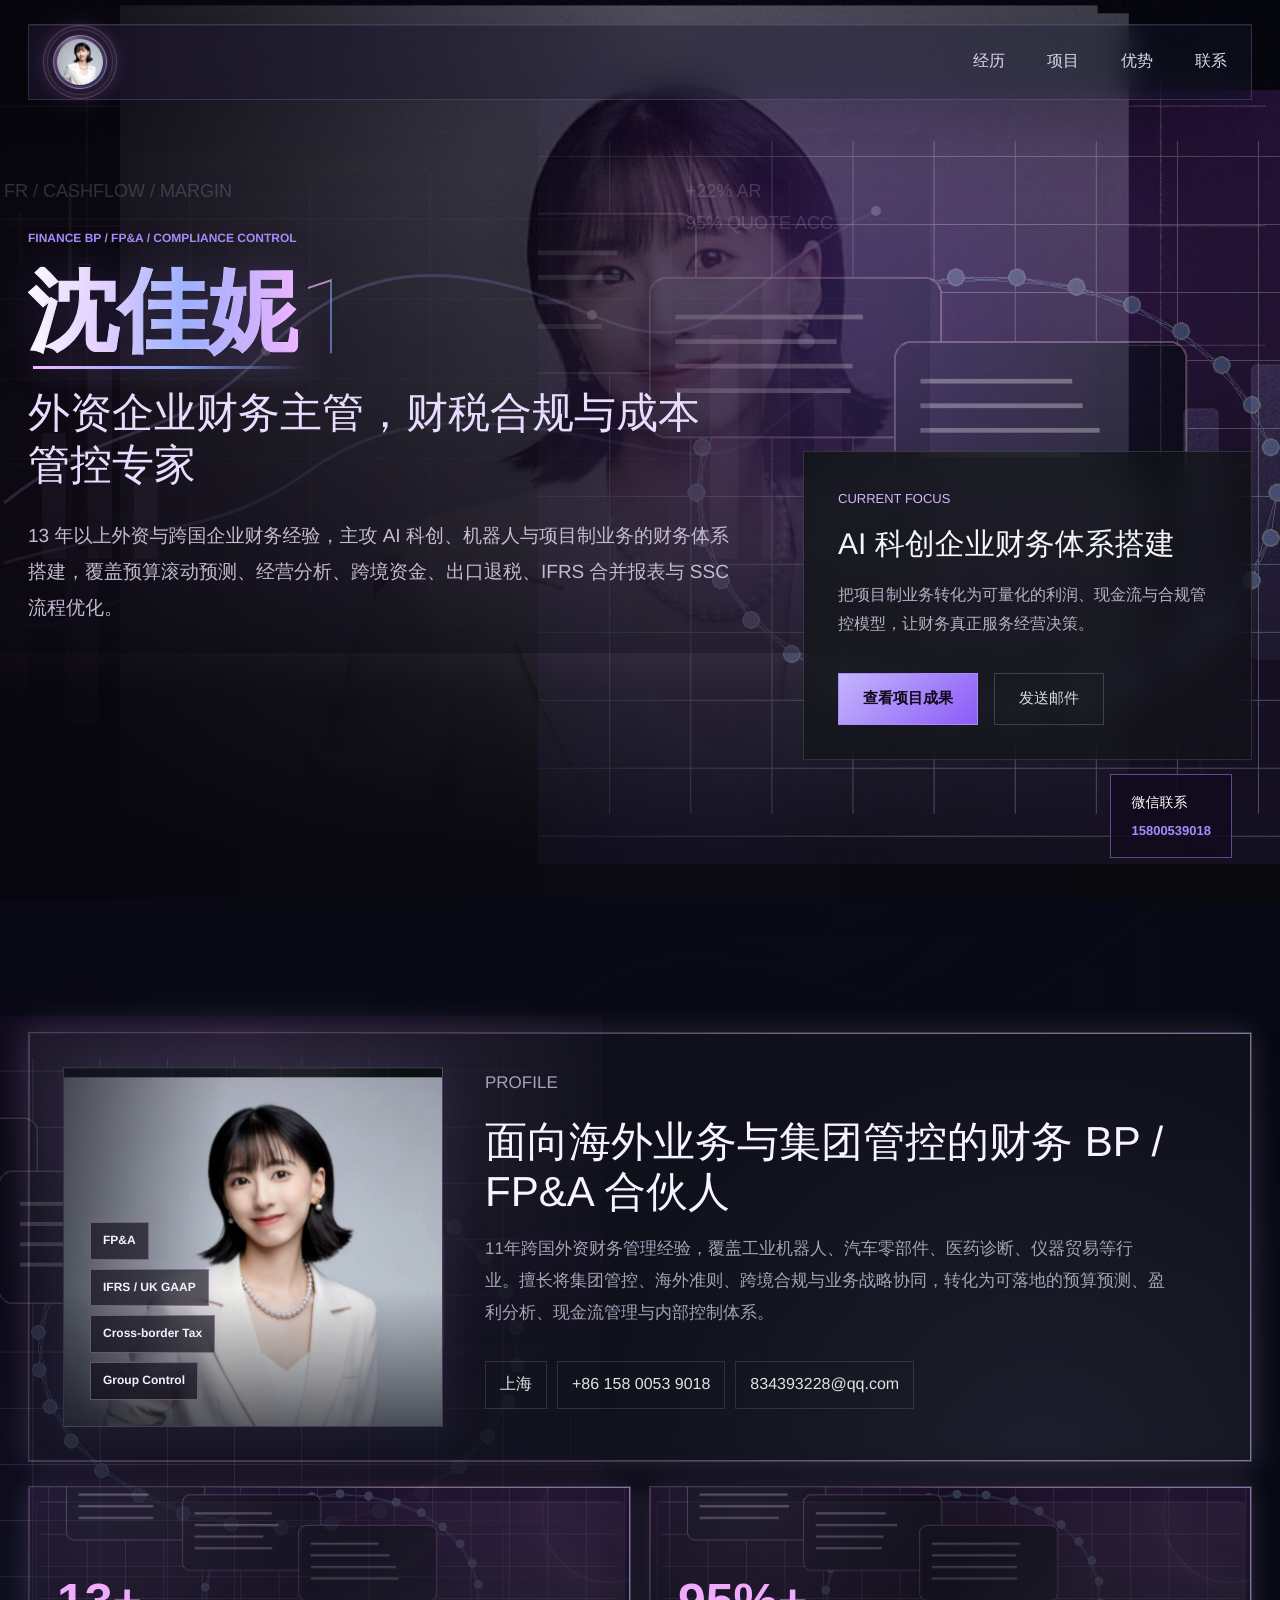
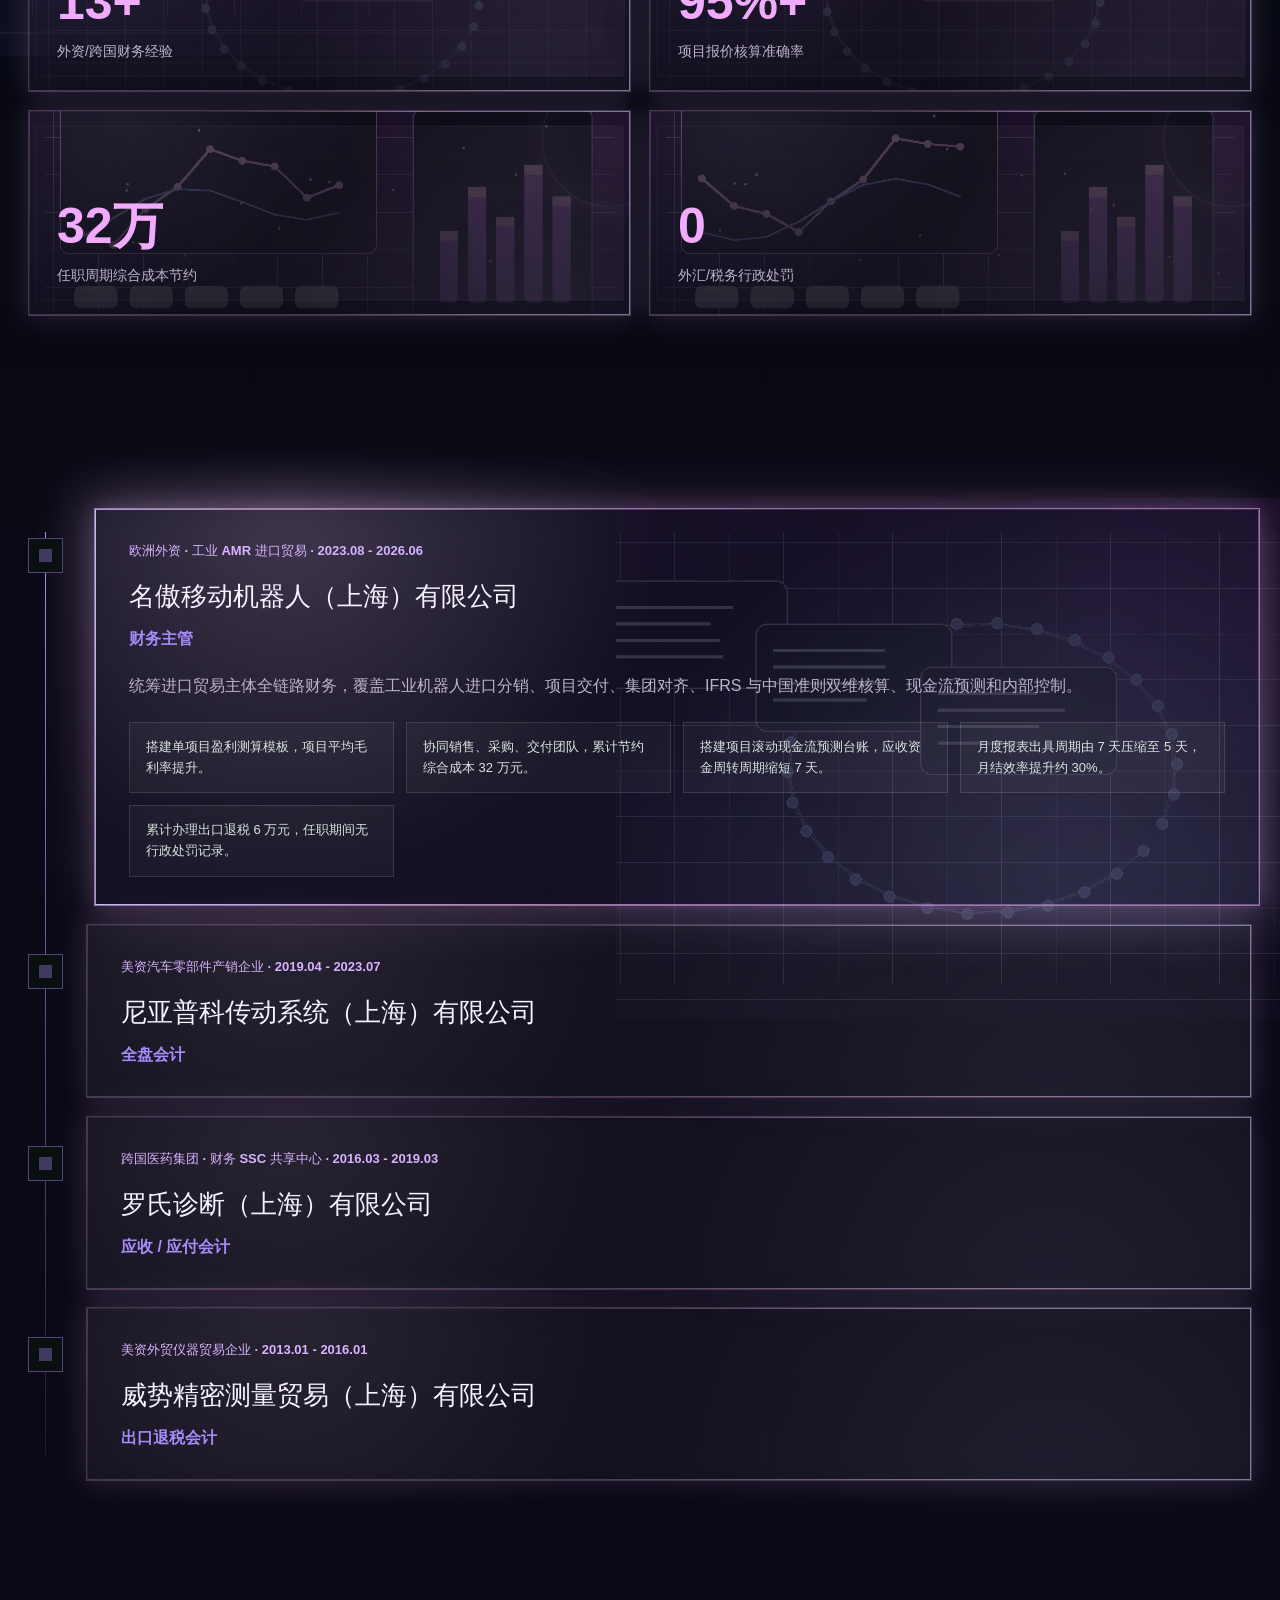
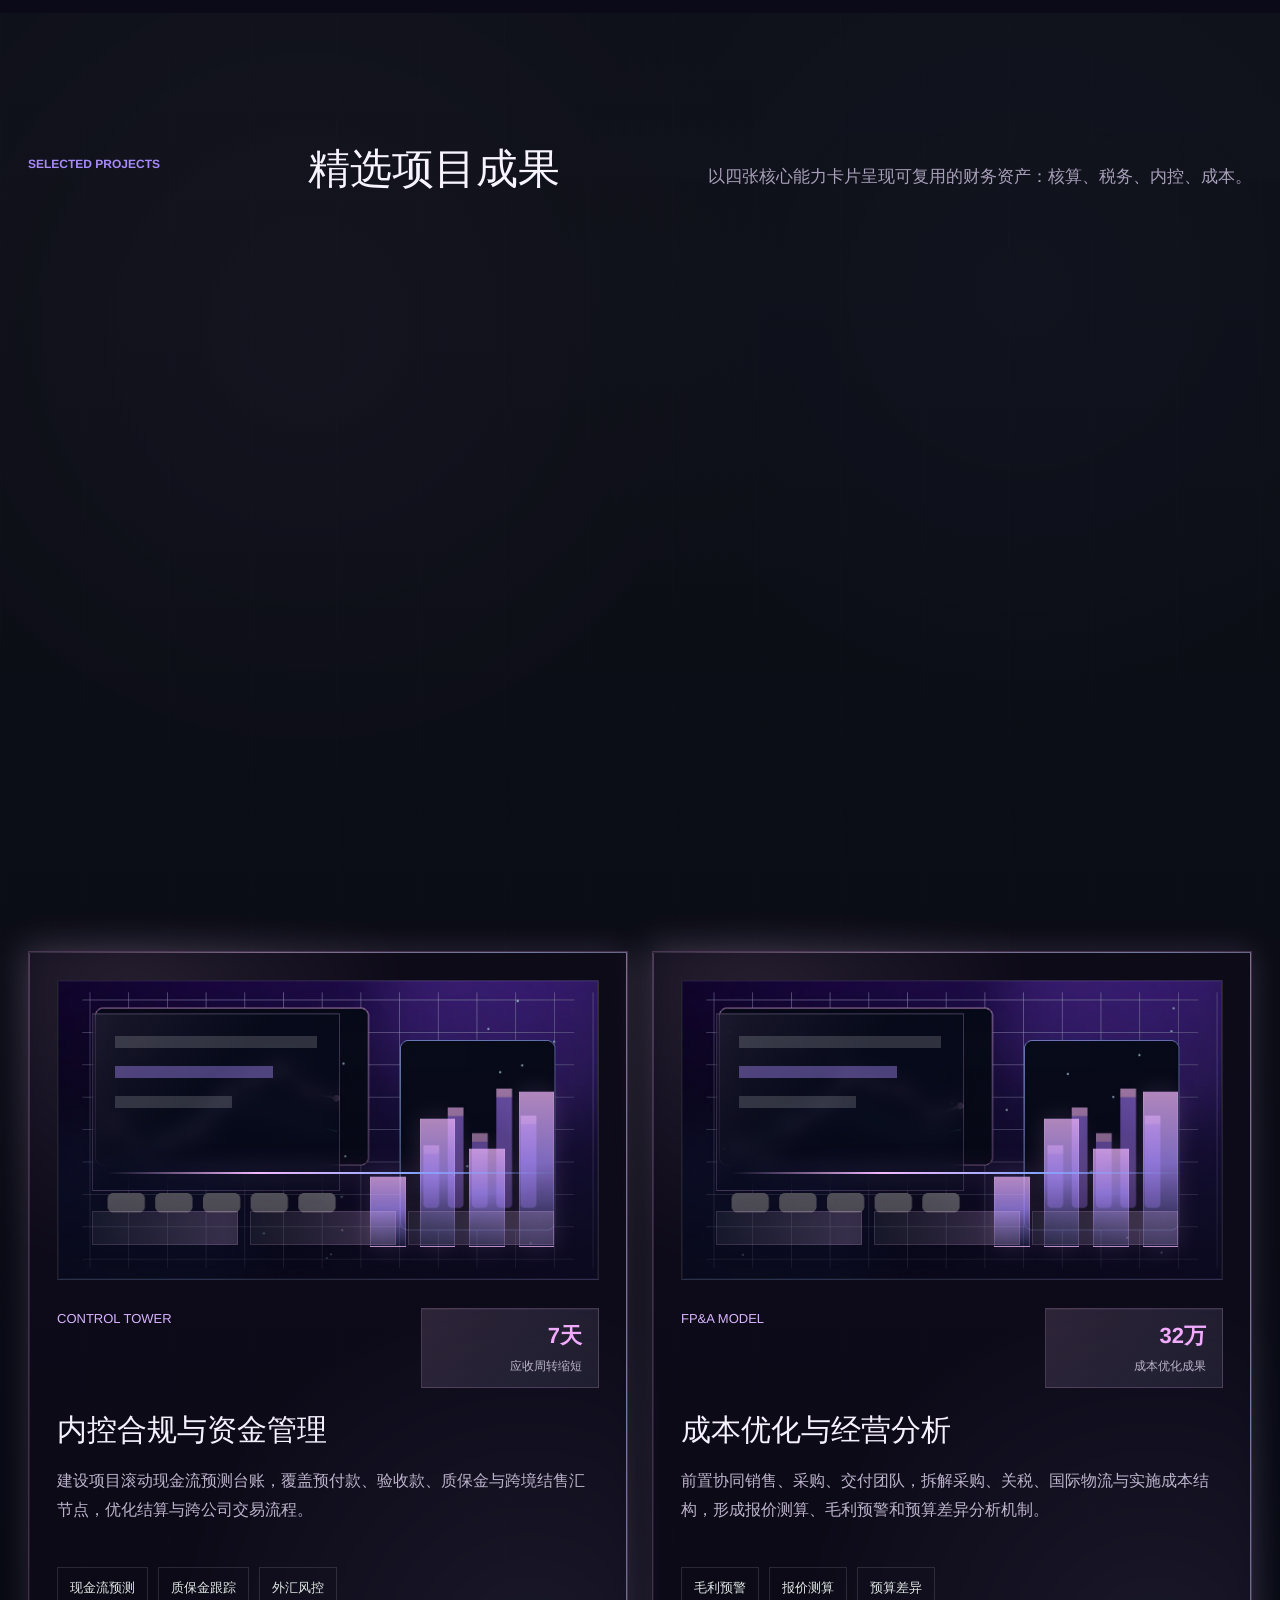
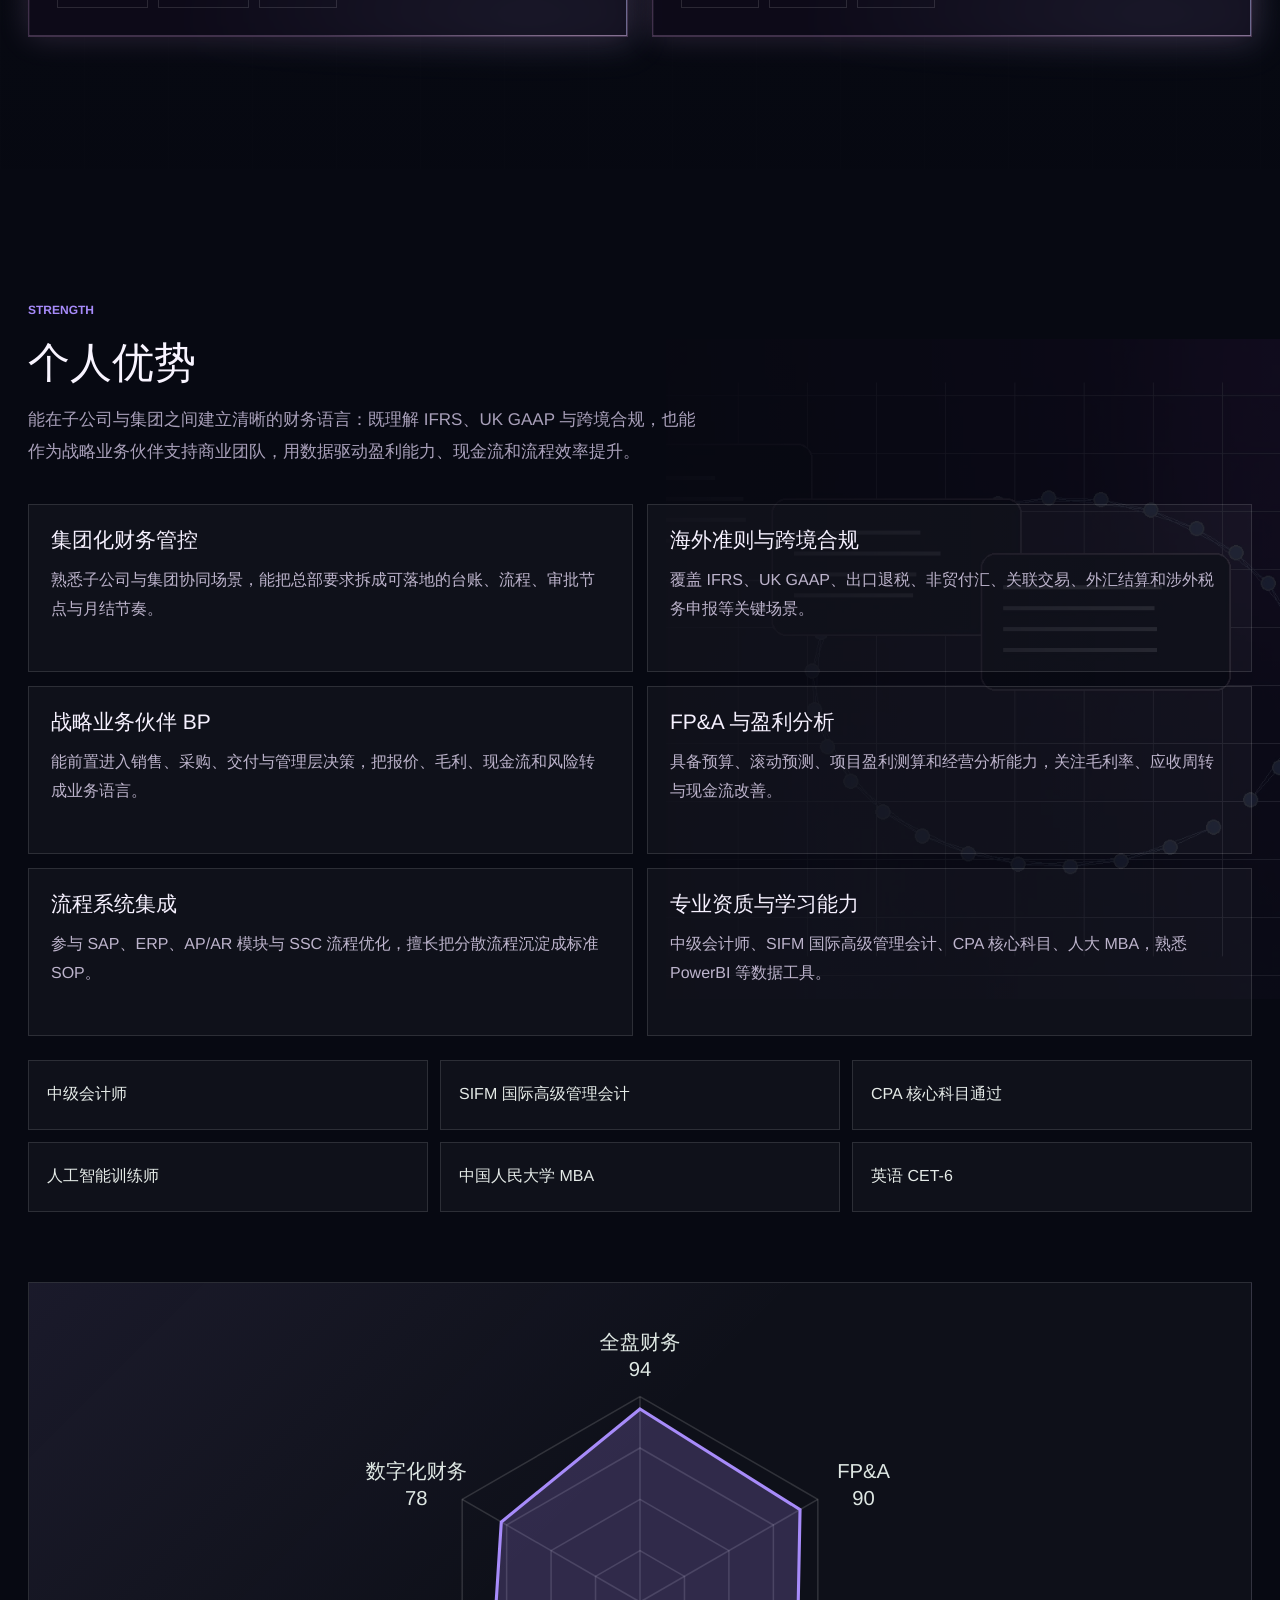
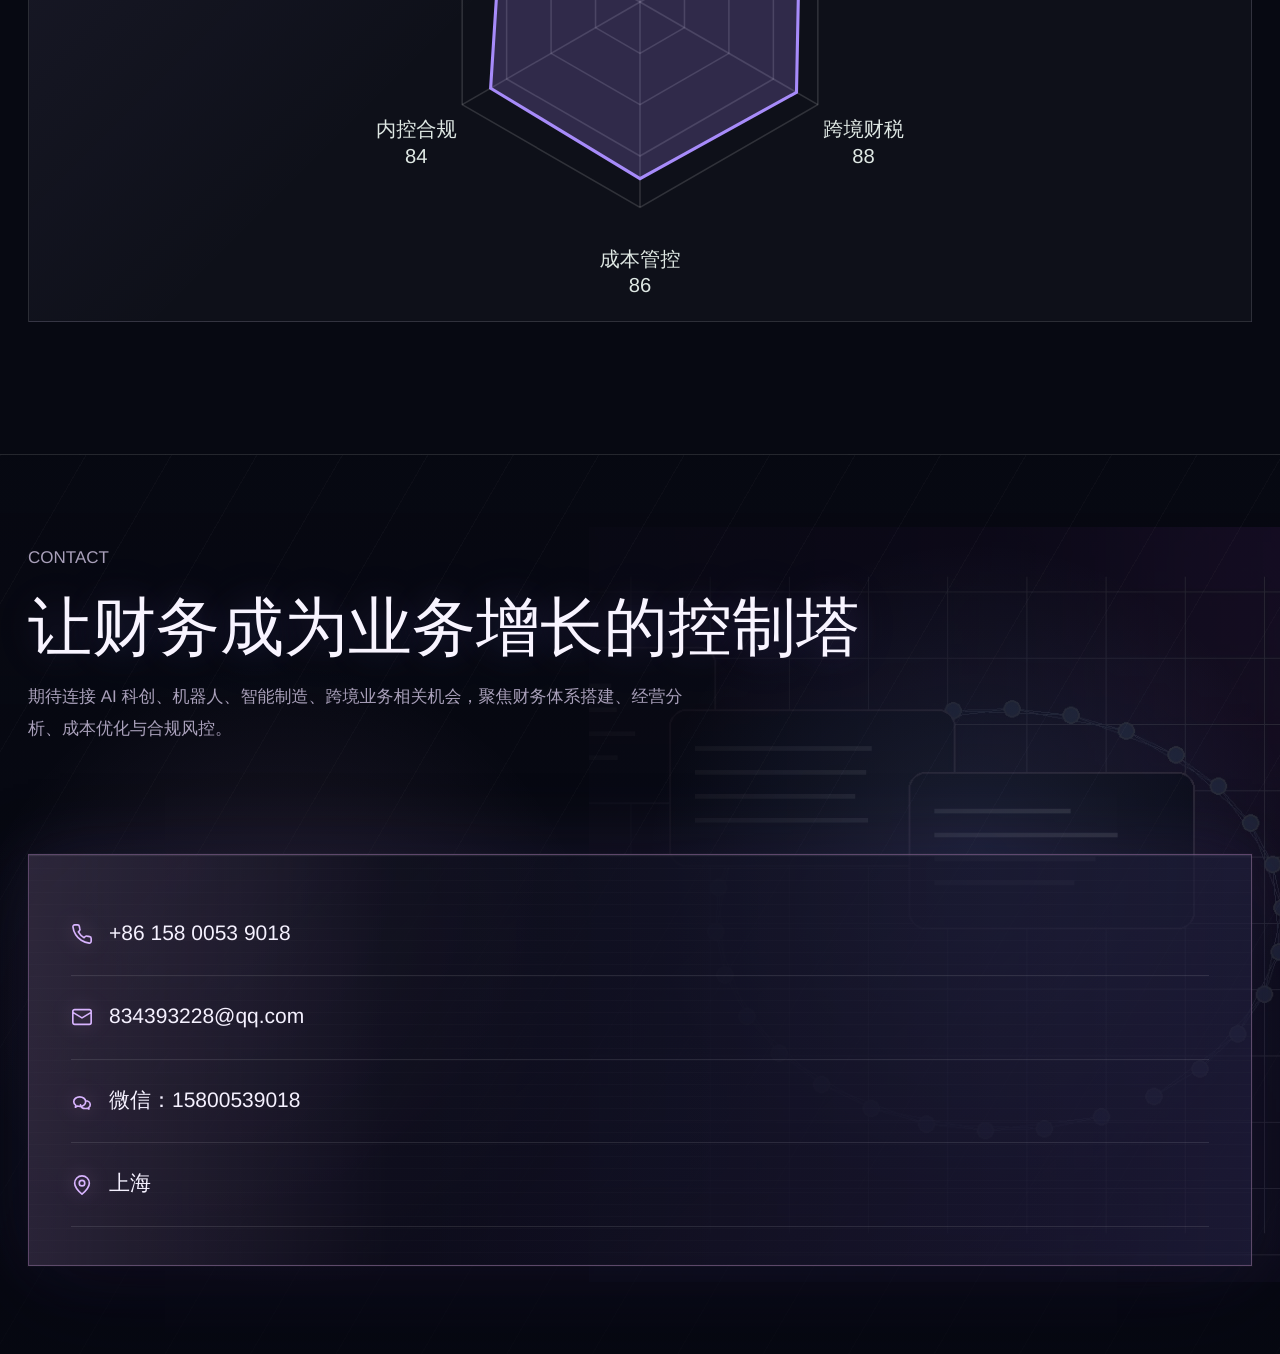
<file: index.html>
﻿<!doctype html>
<html lang="zh-CN">
  <head>
    <meta charset="UTF-8" />
    <meta name="viewport" content="width=device-width, initial-scale=1.0" />
    <meta
      name="description"
      content="沈佳妮 - 外资企业财务主管，财税合规与成本管控专家，主攻AI科创企业财务体系搭建。"
    />
    <title>沈佳妮 | 财务BP / FP&A / 财务管理</title>
    <script type="module" crossorigin src="./assets/index-CEBzLL8x.js"></script>
    <link rel="stylesheet" crossorigin href="./assets/index-CqBIqhLo.css">
  </head>
  <body>
    <div id="root"></div>
  </body>
</html>
</file>
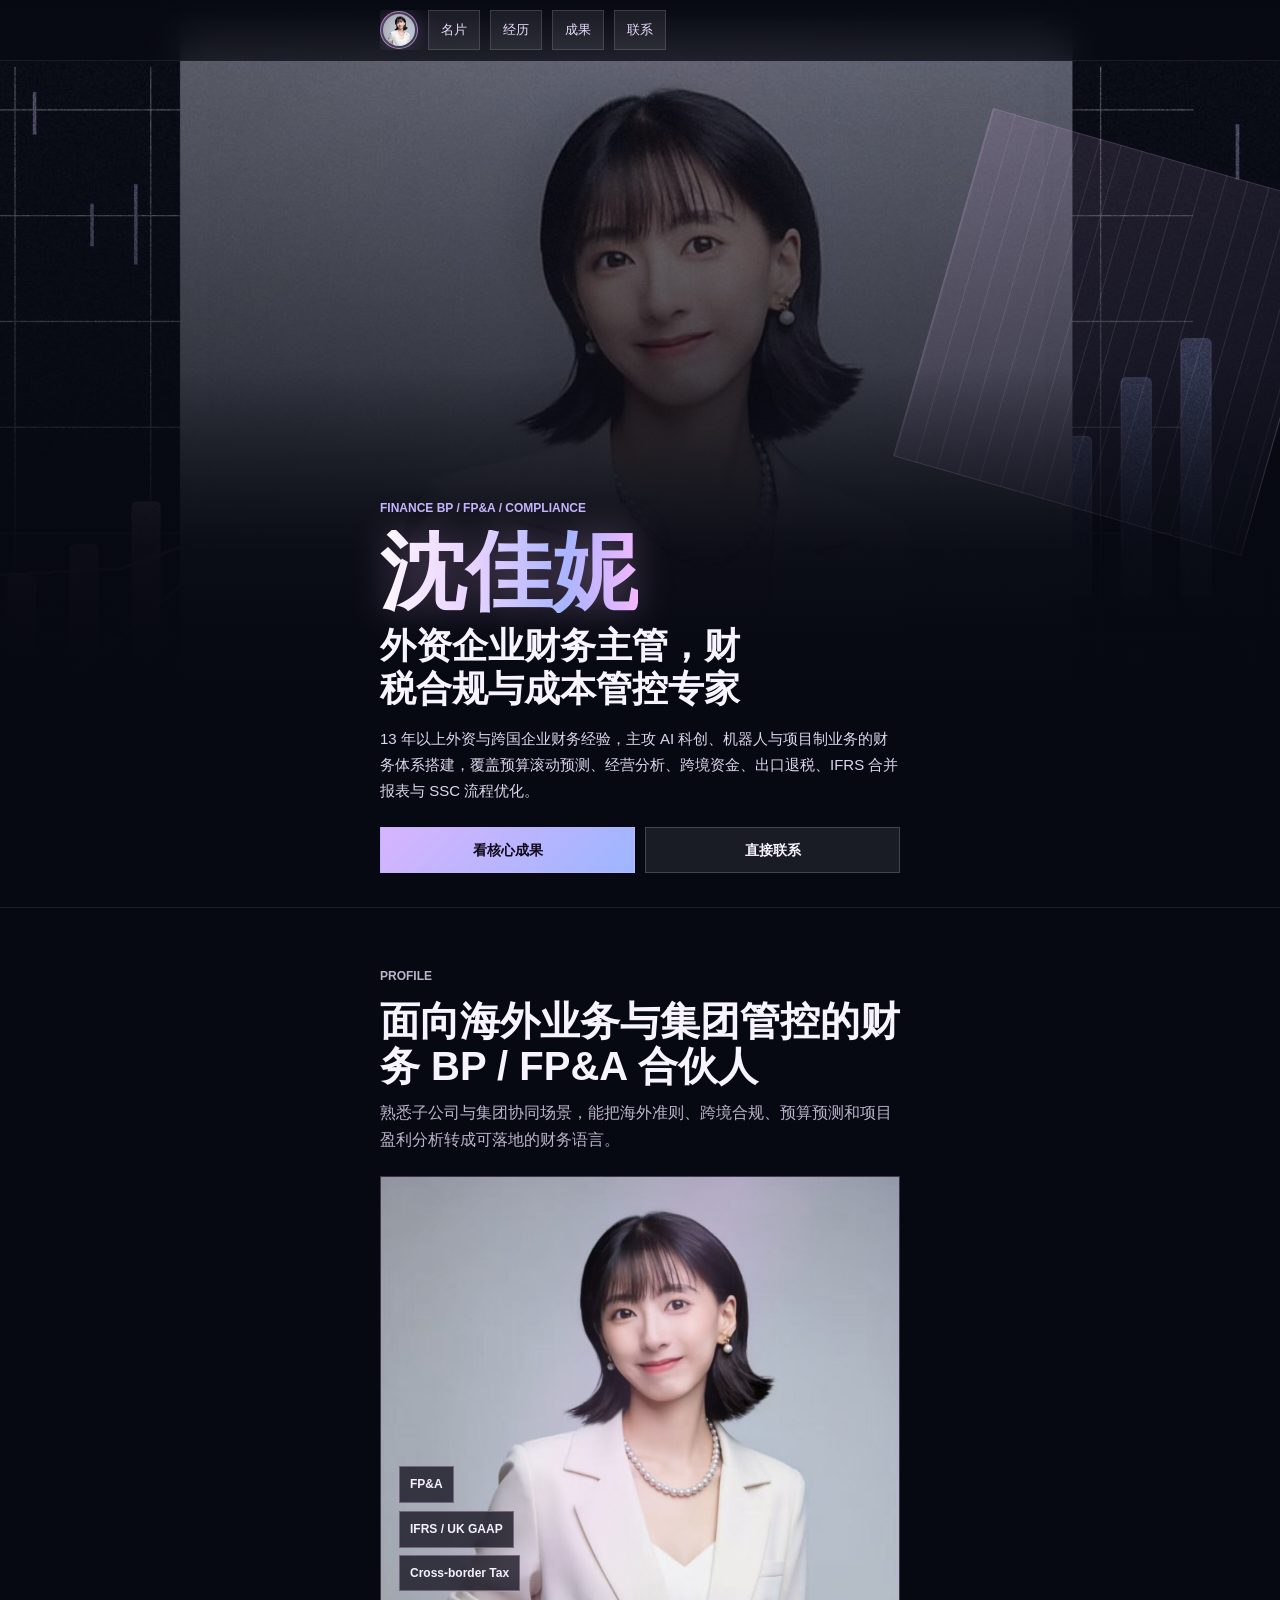
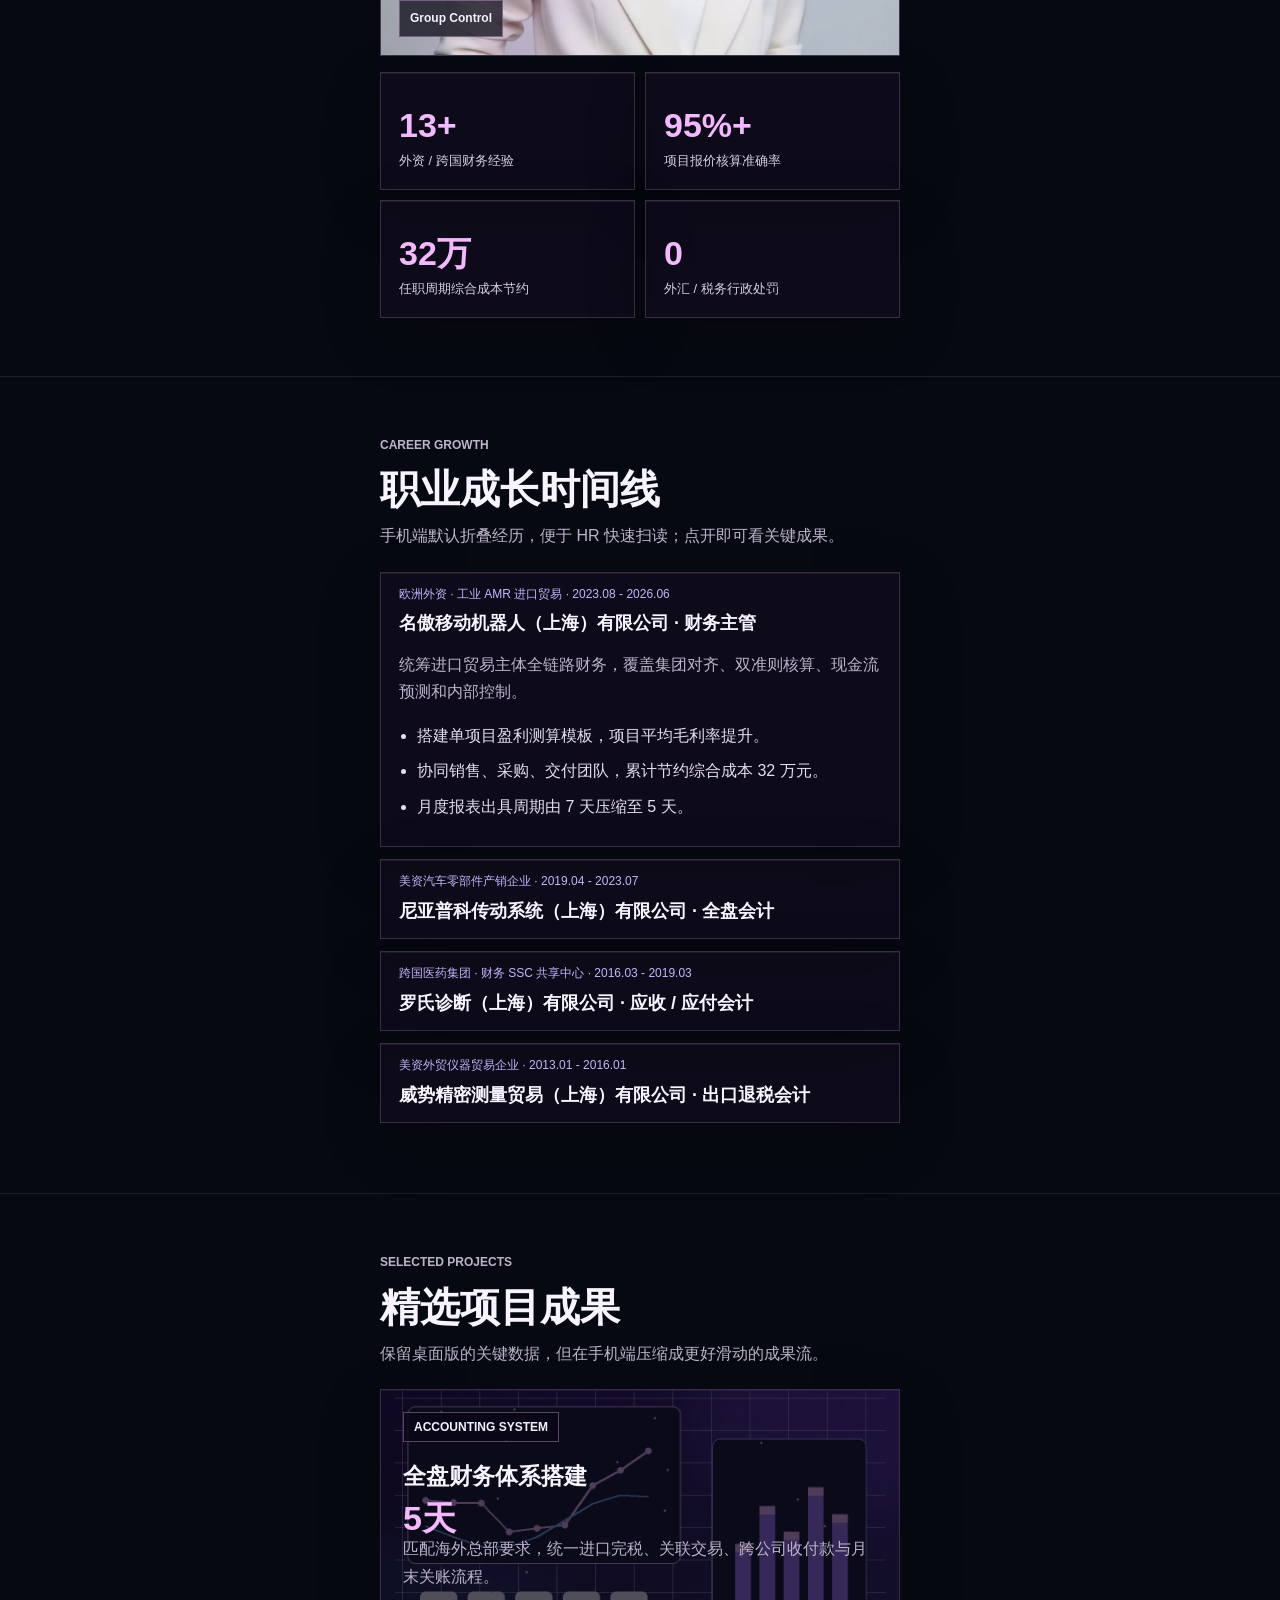
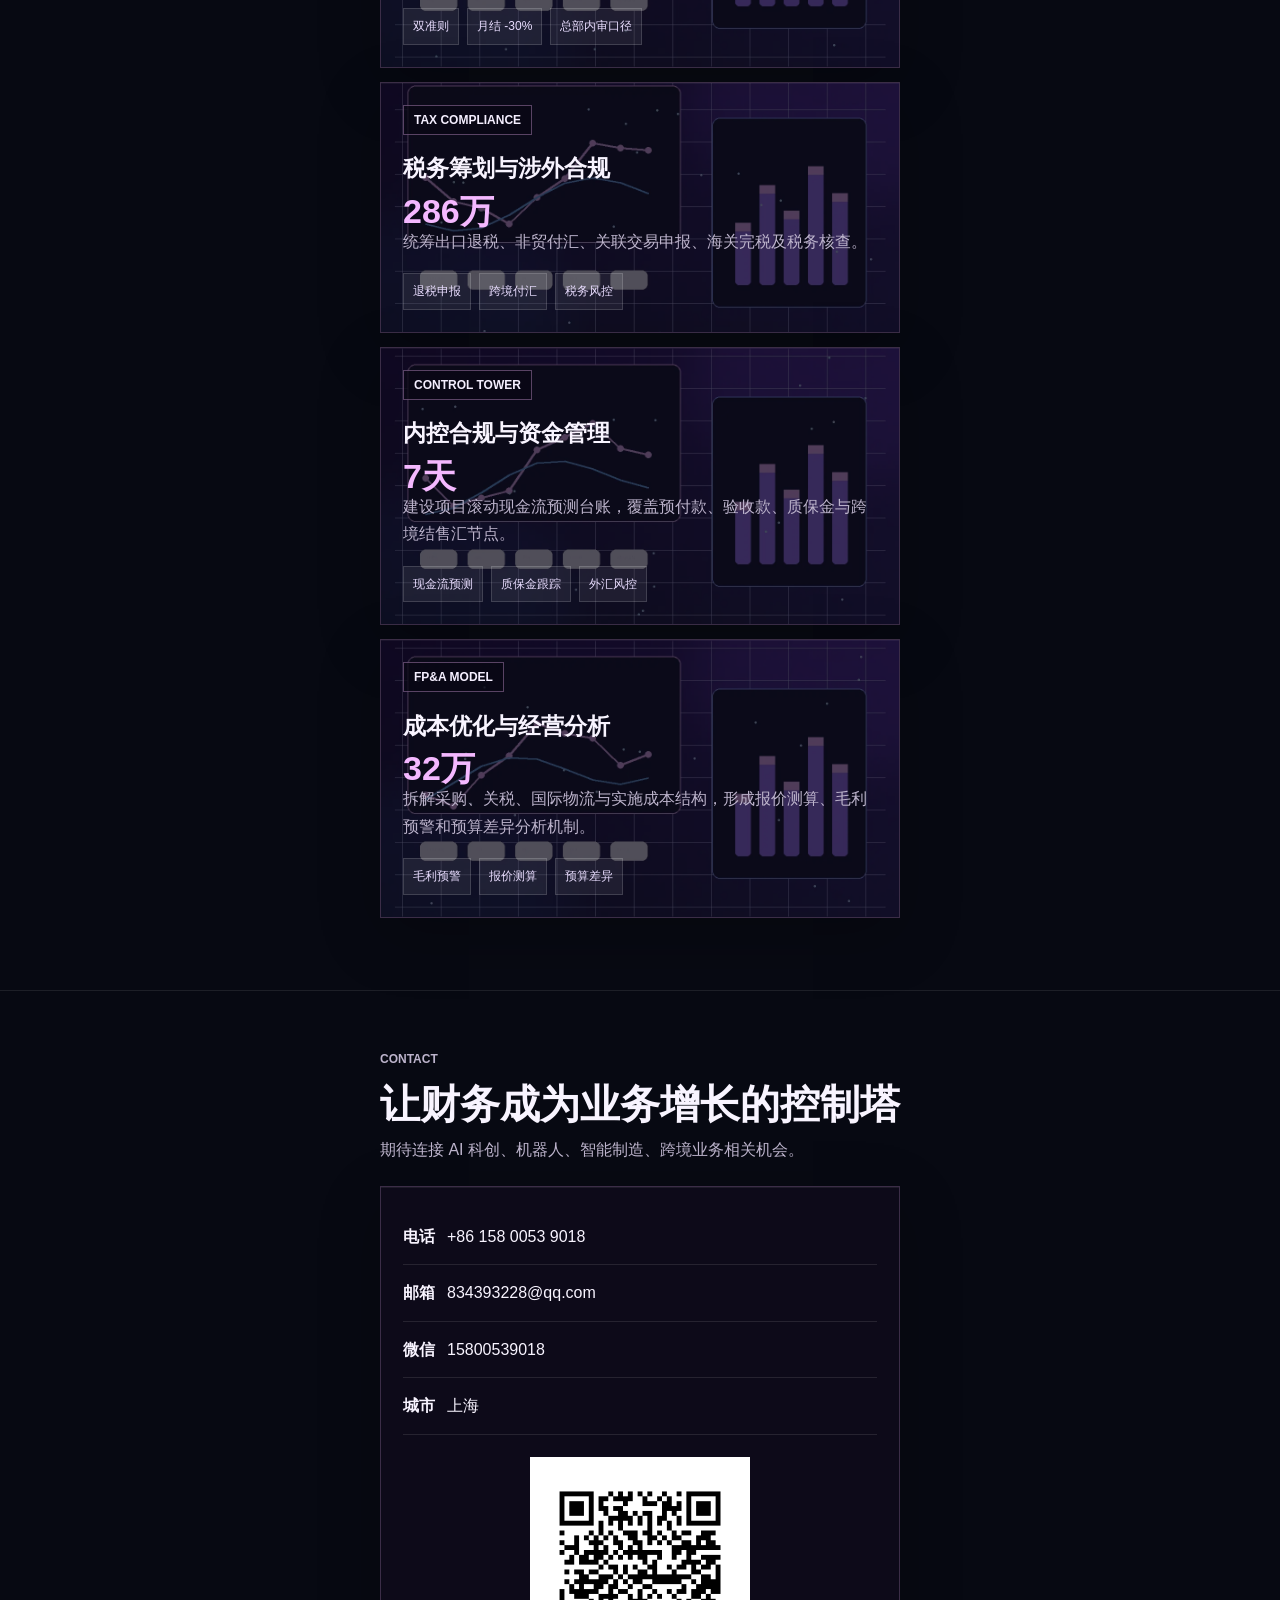
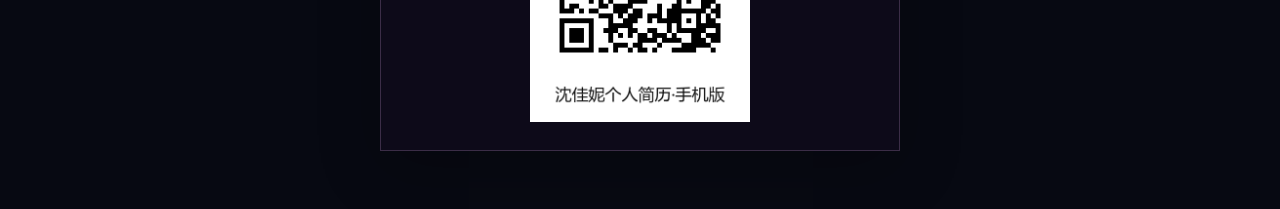
<file: mobile.html>
<!doctype html>
<html lang="zh-CN">
  <head>
    <meta charset="UTF-8" />
    <meta name="viewport" content="width=device-width, initial-scale=1, viewport-fit=cover" />
    <meta
      name="description"
      content="沈佳妮手机端动态简历 - 财务BP / FP&A / 财务管理 / 财税合规与成本管控。"
    />
    <title>沈佳妮手机端动态简历</title>
    <style>
      :root {
        color-scheme: dark;
        --bg: #070912;
        --ink: #f8f4ff;
        --muted: #bdb4cc;
        --line: rgba(255, 255, 255, 0.16);
        --violet: #c4b5fd;
        --pink: #f4b8ff;
        --blue: #9db5ff;
        --glass: rgba(16, 12, 28, 0.72);
        --safe-top: env(safe-area-inset-top, 0px);
        font-family:
          "Aptos", "Segoe UI", "PingFang SC", "Hiragino Sans GB", "Microsoft YaHei UI",
          sans-serif;
        background: var(--bg);
      }

      * {
        box-sizing: border-box;
      }

      html {
        scroll-behavior: smooth;
      }

      body {
        min-width: 320px;
        margin: 0;
        color: var(--ink);
        background:
          linear-gradient(180deg, rgba(7, 9, 18, 0.28), #070912 76vh),
          url("./hero-finance-poster.jpg") center top / auto 92vh no-repeat,
          #070912;
        font-size: 16px;
        line-height: 1.72;
        -webkit-font-smoothing: antialiased;
        overflow-x: hidden;
      }

      a {
        color: inherit;
        text-decoration: none;
      }

      .shell {
        width: min(100% - 32px, 520px);
        margin: 0 auto;
      }

      .topbar {
        position: sticky;
        top: 0;
        z-index: 10;
        padding: calc(10px + var(--safe-top)) 0 10px;
        background: linear-gradient(180deg, rgba(7, 9, 18, 0.95), rgba(7, 9, 18, 0.74));
        backdrop-filter: blur(18px);
        border-bottom: 1px solid rgba(255, 255, 255, 0.08);
      }

      .topbar .shell {
        display: flex;
        gap: 10px;
        align-items: center;
        overflow-x: auto;
        scrollbar-width: none;
      }

      .topbar .shell::-webkit-scrollbar {
        display: none;
      }

      .avatar {
        width: 38px;
        height: 38px;
        flex: 0 0 38px;
        border-radius: 50%;
        padding: 2px;
        border: 1px solid rgba(244, 184, 255, 0.58);
        background: linear-gradient(135deg, rgba(244, 184, 255, 0.34), rgba(157, 181, 255, 0.2));
        box-shadow: 0 0 24px rgba(244, 184, 255, 0.24);
      }

      .avatar img {
        display: block;
        width: 100%;
        height: 100%;
        object-fit: cover;
        border-radius: 50%;
      }

      .nav-pill {
        flex: 0 0 auto;
        padding: 8px 12px;
        color: #e9ddff;
        border: 1px solid rgba(255, 255, 255, 0.14);
        background: rgba(255, 255, 255, 0.07);
        font-size: 13px;
      }

      .hero {
        position: relative;
        min-height: calc(100svh - 54px);
        display: grid;
        align-content: end;
        padding: 20vh 0 34px;
      }

      .hero::before {
        content: "";
        position: absolute;
        inset: 10vh -18px auto auto;
        width: 62vw;
        height: 62vw;
        max-width: 360px;
        max-height: 360px;
        border: 1px solid rgba(244, 184, 255, 0.2);
        transform: rotate(16deg);
        background:
          repeating-linear-gradient(90deg, rgba(255, 255, 255, 0.09) 0 1px, transparent 1px 22px),
          linear-gradient(135deg, rgba(244, 184, 255, 0.12), rgba(157, 181, 255, 0.04));
        pointer-events: none;
        z-index: 0;
      }

      .hero::after {
        content: "";
        position: absolute;
        inset: 34vh 0 0;
        z-index: 0;
        background: linear-gradient(180deg, transparent, rgba(7, 9, 18, 0.78) 34%, #070912 100%);
        pointer-events: none;
      }

      .hero .shell {
        position: relative;
        z-index: 1;
      }

      .hero .reveal {
        opacity: 1;
        transform: none;
      }

      .eyebrow {
        margin: 0 0 12px;
        color: var(--violet);
        font-size: 12px;
        font-weight: 700;
        text-transform: uppercase;
      }

      h1,
      h2,
      h3,
      p {
        margin-top: 0;
      }

      h1 {
        width: fit-content;
        margin-bottom: 12px;
        color: transparent;
        background: linear-gradient(92deg, #fff, #e8d7ff 36%, #9db5ff 72%, #f4b8ff);
        -webkit-background-clip: text;
        background-clip: text;
        text-shadow: 0 0 36px rgba(244, 184, 255, 0.34);
        font-size: clamp(56px, 18vw, 86px);
        line-height: 0.96;
        font-weight: 780;
      }

      .hero h2 {
        max-width: 10em;
        margin-bottom: 16px;
        font-size: clamp(24px, 7vw, 36px);
        line-height: 1.18;
        font-weight: 650;
      }

      .lead {
        max-width: 36em;
        margin-bottom: 24px;
        color: #ded6ee;
        font-size: 15px;
      }

      .actions {
        display: grid;
        grid-template-columns: 1fr 1fr;
        gap: 10px;
      }

      .btn {
        display: inline-flex;
        min-height: 46px;
        align-items: center;
        justify-content: center;
        border: 1px solid rgba(255, 255, 255, 0.18);
        background: rgba(255, 255, 255, 0.08);
        color: #f8f4ff;
        font-size: 14px;
        font-weight: 700;
      }

      .btn.primary {
        color: #100719;
        border-color: rgba(196, 181, 253, 0.7);
        background: linear-gradient(135deg, #d8b4fe, #9db5ff);
      }

      section {
        padding: 58px 0;
        border-top: 1px solid rgba(255, 255, 255, 0.09);
      }

      .section-title {
        margin-bottom: 22px;
      }

      .section-title h2 {
        margin-bottom: 10px;
        font-size: clamp(28px, 8vw, 40px);
        line-height: 1.12;
      }

      .section-title p,
      .summary {
        color: var(--muted);
      }

      .portrait {
        position: relative;
        min-height: 480px;
        overflow: hidden;
        border: 1px solid rgba(244, 184, 255, 0.22);
        background:
          linear-gradient(90deg, rgba(5, 8, 18, 0.78), rgba(5, 8, 18, 0.16) 58%),
          repeating-linear-gradient(90deg, rgba(255, 255, 255, 0.08) 0 1px, transparent 1px 44px),
          rgba(255, 255, 255, 0.06);
      }

      .portrait::after {
        content: "";
        position: absolute;
        inset: 0;
        background: linear-gradient(115deg, transparent 30%, rgba(244, 184, 255, 0.2) 48%, transparent 64%);
        animation: scan 4.8s ease-in-out infinite;
        pointer-events: none;
      }

      .portrait img {
        position: absolute;
        inset: auto 0 0 auto;
        width: 100%;
        height: 100%;
        object-fit: cover;
        object-position: center 18%;
        opacity: 0.96;
        animation: floatPhoto 7s ease-in-out infinite;
      }

      .portrait-tags {
        position: absolute;
        left: 18px;
        bottom: 18px;
        display: grid;
        gap: 8px;
        z-index: 1;
      }

      .portrait-tags span,
      .tag {
        width: fit-content;
        border: 1px solid rgba(244, 184, 255, 0.34);
        background: rgba(9, 8, 20, 0.72);
        backdrop-filter: blur(10px);
        color: #f5efff;
        padding: 7px 10px;
        font-size: 12px;
        font-weight: 700;
      }

      .metrics {
        display: grid;
        grid-template-columns: repeat(2, minmax(0, 1fr));
        gap: 10px;
        margin-top: 16px;
      }

      .metric,
      .project,
      details,
      .contact-card {
        border: 1px solid rgba(244, 184, 255, 0.2);
        background: var(--glass);
        box-shadow: inset 0 1px rgba(255, 255, 255, 0.07), 0 18px 58px rgba(0, 0, 0, 0.22);
      }

      .metric {
        min-height: 118px;
        padding: 18px;
        display: grid;
        align-content: end;
      }

      .metric b {
        color: var(--pink);
        font-size: 34px;
        line-height: 1;
      }

      .metric span {
        margin-top: 10px;
        color: #d8d0e5;
        font-size: 13px;
        line-height: 1.45;
      }

      details {
        margin-bottom: 12px;
        padding: 0 18px;
      }

      summary {
        min-height: 78px;
        display: grid;
        align-content: center;
        cursor: pointer;
        list-style: none;
      }

      summary::-webkit-details-marker {
        display: none;
      }

      summary span {
        color: var(--violet);
        font-size: 12px;
      }

      summary strong {
        display: block;
        margin-top: 4px;
        font-size: 18px;
      }

      details p {
        color: var(--muted);
      }

      ul {
        margin: 0;
        padding: 0 0 18px 18px;
        color: #e6deef;
      }

      li {
        margin: 8px 0;
      }

      .project {
        position: relative;
        min-height: 250px;
        margin-bottom: 14px;
        padding: 22px;
        overflow: hidden;
      }

      .project::before {
        content: "";
        position: absolute;
        inset: 0;
        opacity: 0.28;
        background: var(--project-image) center / cover no-repeat;
        transform: scale(1.04);
      }

      .project > * {
        position: relative;
        z-index: 1;
      }

      .project .value {
        color: var(--pink);
        font-size: 34px;
        font-weight: 800;
        line-height: 1;
      }

      .project h3 {
        margin: 22px 0 10px;
        font-size: 23px;
        line-height: 1.28;
      }

      .chips {
        display: flex;
        flex-wrap: wrap;
        gap: 8px;
        margin-top: 18px;
      }

      .chips span {
        border: 1px solid rgba(255, 255, 255, 0.15);
        background: rgba(255, 255, 255, 0.07);
        padding: 7px 9px;
        color: #e9ddff;
        font-size: 12px;
      }

      .contact-card {
        padding: 22px;
      }

      .contact-row {
        display: flex;
        gap: 12px;
        align-items: center;
        padding: 14px 0;
        border-bottom: 1px solid rgba(255, 255, 255, 0.1);
        overflow-wrap: anywhere;
      }

      .contact-row:last-child {
        border-bottom: 0;
      }

      .qr {
        width: min(58vw, 220px);
        display: block;
        margin: 22px auto 6px;
        border: 10px solid #fff;
        background: #fff;
      }

      .reveal {
        opacity: 0;
        transform: translateY(26px);
        transition: opacity 0.58s ease, transform 0.58s ease;
      }

      .reveal.show {
        opacity: 1;
        transform: none;
      }

      @keyframes scan {
        0%,
        44% {
          opacity: 0;
          transform: translateX(-88%);
        }
        58% {
          opacity: 0.72;
        }
        100% {
          opacity: 0;
          transform: translateX(88%);
        }
      }

      @keyframes floatPhoto {
        0%,
        100% {
          transform: translate3d(0, 10px, 0) scale(1.015);
        }
        50% {
          transform: translate3d(-5px, -8px, 0) scale(1.035);
        }
      }

      @media (prefers-reduced-motion: reduce) {
        html {
          scroll-behavior: auto;
        }

        *,
        *::before,
        *::after {
          animation-duration: 0.01ms !important;
          animation-iteration-count: 1 !important;
          transition-duration: 0.01ms !important;
        }

        .reveal {
          opacity: 1;
          transform: none;
        }
      }
    </style>
  </head>
  <body>
    <nav class="topbar" aria-label="手机端简历导航">
      <div class="shell">
        <a class="avatar" href="#top" aria-label="返回顶部">
          <img src="./avatar-shenjiani.jpg" alt="沈佳妮头像" />
        </a>
        <a class="nav-pill" href="#profile">名片</a>
        <a class="nav-pill" href="#career">经历</a>
        <a class="nav-pill" href="#projects">成果</a>
        <a class="nav-pill" href="#contact">联系</a>
      </div>
    </nav>

    <main id="top">
      <header class="hero">
        <div class="shell reveal">
          <p class="eyebrow">Finance BP / FP&A / Compliance</p>
          <h1>沈佳妮</h1>
          <h2>外资企业财务主管，财税合规与成本管控专家</h2>
          <p class="lead">
            13 年以上外资与跨国企业财务经验，主攻 AI 科创、机器人与项目制业务的财务体系搭建，覆盖预算滚动预测、经营分析、跨境资金、出口退税、IFRS 合并报表与 SSC 流程优化。
          </p>
          <div class="actions">
            <a class="btn primary" href="#projects">看核心成果</a>
            <a class="btn" href="tel:+8615800539018">直接联系</a>
          </div>
        </div>
      </header>

      <section id="profile">
        <div class="shell">
          <div class="section-title reveal">
            <p class="eyebrow">Profile</p>
            <h2>面向海外业务与集团管控的财务 BP / FP&A 合伙人</h2>
            <p>
              熟悉子公司与集团协同场景，能把海外准则、跨境合规、预算预测和项目盈利分析转成可落地的财务语言。
            </p>
          </div>
          <div class="portrait reveal">
            <img src="./profile-portrait.jpg" alt="沈佳妮职业形象照" />
            <div class="portrait-tags">
              <span>FP&A</span>
              <span>IFRS / UK GAAP</span>
              <span>Cross-border Tax</span>
              <span>Group Control</span>
            </div>
          </div>
          <div class="metrics reveal" aria-label="核心数据">
            <div class="metric"><b>13+</b><span>外资 / 跨国财务经验</span></div>
            <div class="metric"><b>95%+</b><span>项目报价核算准确率</span></div>
            <div class="metric"><b>32万</b><span>任职周期综合成本节约</span></div>
            <div class="metric"><b>0</b><span>外汇 / 税务行政处罚</span></div>
          </div>
        </div>
      </section>

      <section id="career">
        <div class="shell">
          <div class="section-title reveal">
            <p class="eyebrow">Career Growth</p>
            <h2>职业成长时间线</h2>
            <p>手机端默认折叠经历，便于 HR 快速扫读；点开即可看关键成果。</p>
          </div>

          <details class="reveal" open>
            <summary>
              <span>欧洲外资 · 工业 AMR 进口贸易 · 2023.08 - 2026.06</span>
              <strong>名傲移动机器人（上海）有限公司 · 财务主管</strong>
            </summary>
            <p>统筹进口贸易主体全链路财务，覆盖集团对齐、双准则核算、现金流预测和内部控制。</p>
            <ul>
              <li>搭建单项目盈利测算模板，项目平均毛利率提升。</li>
              <li>协同销售、采购、交付团队，累计节约综合成本 32 万元。</li>
              <li>月度报表出具周期由 7 天压缩至 5 天。</li>
            </ul>
          </details>

          <details class="reveal">
            <summary>
              <span>美资汽车零部件产销企业 · 2019.04 - 2023.07</span>
              <strong>尼亚普科传动系统（上海）有限公司 · 全盘会计</strong>
            </summary>
            <p>独立负责全盘财务、跨境财税、预算与成本模块，支撑研发、生产、销售全链路财务需求。</p>
            <ul>
              <li>参与产品成本核算框架搭建，支持新品成本测算与定价评审。</li>
              <li>落地供应链优化方案，常规运营成本优化约 7%。</li>
              <li>按美国总部口径编制月度合并报表。</li>
            </ul>
          </details>

          <details class="reveal">
            <summary>
              <span>跨国医药集团 · 财务 SSC 共享中心 · 2016.03 - 2019.03</span>
              <strong>罗氏诊断（上海）有限公司 · 应收 / 应付会计</strong>
            </summary>
            <p>参与财务 SSC 标准化、客户信用体系搭建、SAP 系统集成迭代和子公司流程对齐。</p>
            <ul>
              <li>梳理 SAP 应收应付审批、发票核算流程。</li>
              <li>统一多家境内子公司账务口径。</li>
              <li>单据整体处理效率提升约 15%。</li>
            </ul>
          </details>

          <details class="reveal">
            <summary>
              <span>美资外贸仪器贸易企业 · 2013.01 - 2016.01</span>
              <strong>威势精密测量贸易（上海）有限公司 · 出口退税会计</strong>
            </summary>
            <p>负责外销报关、退税备案、月度退税申报及外销财务处理。</p>
            <ul>
              <li>搭建外贸企业出口退税全流程台账。</li>
              <li>退税申报合规率 100%。</li>
              <li>连续 3 年汇算清缴无重大税务调整。</li>
            </ul>
          </details>
        </div>
      </section>

      <section id="projects">
        <div class="shell">
          <div class="section-title reveal">
            <p class="eyebrow">Selected Projects</p>
            <h2>精选项目成果</h2>
            <p>保留桌面版的关键数据，但在手机端压缩成更好滑动的成果流。</p>
          </div>

          <article class="project reveal" style="--project-image: url('./visuals/project-ledger.webp')">
            <span class="tag">ACCOUNTING SYSTEM</span>
            <h3>全盘财务体系搭建</h3>
            <div class="value">5天</div>
            <p class="summary">匹配海外总部要求，统一进口完税、关联交易、跨公司收付款与月末关账流程。</p>
            <div class="chips"><span>双准则</span><span>月结 -30%</span><span>总部内审口径</span></div>
          </article>

          <article class="project reveal" style="--project-image: url('./visuals/project-tax.webp')">
            <span class="tag">TAX COMPLIANCE</span>
            <h3>税务筹划与涉外合规</h3>
            <div class="value">286万</div>
            <p class="summary">统筹出口退税、非贸付汇、关联交易申报、海关完税及税务核查。</p>
            <div class="chips"><span>退税申报</span><span>跨境付汇</span><span>税务风控</span></div>
          </article>

          <article class="project reveal" style="--project-image: url('./visuals/project-control.webp')">
            <span class="tag">CONTROL TOWER</span>
            <h3>内控合规与资金管理</h3>
            <div class="value">7天</div>
            <p class="summary">建设项目滚动现金流预测台账，覆盖预付款、验收款、质保金与跨境结售汇节点。</p>
            <div class="chips"><span>现金流预测</span><span>质保金跟踪</span><span>外汇风控</span></div>
          </article>

          <article class="project reveal" style="--project-image: url('./visuals/project-margin.webp')">
            <span class="tag">FP&A MODEL</span>
            <h3>成本优化与经营分析</h3>
            <div class="value">32万</div>
            <p class="summary">拆解采购、关税、国际物流与实施成本结构，形成报价测算、毛利预警和预算差异分析机制。</p>
            <div class="chips"><span>毛利预警</span><span>报价测算</span><span>预算差异</span></div>
          </article>
        </div>
      </section>

      <section id="contact">
        <div class="shell">
          <div class="section-title reveal">
            <p class="eyebrow">Contact</p>
            <h2>让财务成为业务增长的控制塔</h2>
            <p>期待连接 AI 科创、机器人、智能制造、跨境业务相关机会。</p>
          </div>
          <div class="contact-card reveal">
            <a class="contact-row" href="tel:+8615800539018"><strong>电话</strong><span>+86 158 0053 9018</span></a>
            <a class="contact-row" href="mailto:834393228@qq.com"><strong>邮箱</strong><span>834393228@qq.com</span></a>
            <div class="contact-row"><strong>微信</strong><span>15800539018</span></div>
            <div class="contact-row"><strong>城市</strong><span>上海</span></div>
            <img class="qr" src="./shenjiani-resume-mobile-qr.png" alt="沈佳妮个人简历手机版二维码" />
          </div>
        </div>
      </section>
    </main>

    <script>
      const io = new IntersectionObserver(
        (items) => items.forEach((item) => item.isIntersecting && item.target.classList.add("show")),
        { threshold: 0.12, rootMargin: "0px 0px -8% 0px" },
      );
      document.querySelectorAll(".reveal").forEach((item) => io.observe(item));
    </script>
  </body>
</html>
</file>
<file: assets/index-CqBIqhLo.css>
﻿:root{color:#f4f7f5;--font-sans:"Aptos", "Segoe UI", "SF Pro Text", "PingFang SC", "Hiragino Sans GB", "Microsoft YaHei UI", sans-serif;--font-display:"Aptos Display", "Segoe UI", "SF Pro Display", "PingFang SC", "Microsoft YaHei UI", sans-serif;--font-tech:"YouSheBiaoTiHei", "Alimama ShuHeiTi", "PangMenZhengDao", "Aptos Display", "Segoe UI", "Microsoft YaHei UI", sans-serif;--font-number:"Aptos", "Segoe UI", "DIN Alternate", "SF Pro Display", sans-serif;--wrap:min(1700px, calc(100vw - 96px));--line:#ffffff1f;--muted:#a9a0ba;--panel:#100c1cc2;--teal:#a78bfa;--gold:#d8b4fe;--green:#f0abfc;--violet-deep:#160b2a;--violet-glow:#a78bfa52;--card-glow:#f4b8ff75;--card-glow-soft:#f4b8ff29;--card-glow-hot:#ffd5ffb8;--scroll:0px;background:#080b0d;font-family:Aptos,Segoe UI,SF Pro Text,PingFang SC,Hiragino Sans GB,Microsoft YaHei UI,sans-serif}*{box-sizing:border-box}html{scroll-behavior:smooth}body{min-width:320px;font-family:var(--font-sans);text-rendering:geometricprecision;-webkit-font-smoothing:antialiased;-moz-osx-font-smoothing:grayscale;background:#070912;margin:0;font-size:16px;font-weight:400;line-height:1.65;position:relative}main{isolation:isolate;position:relative;overflow:hidden}main:before,main:after{content:"";pointer-events:none;position:fixed;inset:-12%}main:before{z-index:-4;transform:translate3d(0, calc(var(--scroll) * -.55), 0) scale(1.04);filter:saturate(1.05);background:radial-gradient(circle at 18% 18%,#5b7dff38,#0000 34%),radial-gradient(circle at 76% 12%,#8b5cf642,#0000 30%),radial-gradient(circle at 58% 72%,#244eb92e,#0000 36%),linear-gradient(135deg,#060914 0%,#130820 42%,#071326 100%)}main:after{z-index:-3;opacity:.2;transform:translate3d(0, calc(var(--scroll) * -.22), 0);mix-blend-mode:screen;background-image:url("data:image/svg+xml,%3Csvg xmlns='http://www.w3.org/2000/svg' width='1200' height='680' viewBox='0 0 1200 680'%3E%3Cg fill='none' stroke='%23c7b4ff' stroke-opacity='.28' stroke-width='2'%3E%3Cpath d='M40 520 C180 420 260 470 380 330 S620 250 760 290 980 180 1160 110'/%3E%3Cpath d='M40 590 C230 540 310 570 440 480 S700 390 860 430 1010 330 1160 300' stroke='%2388a5ff' stroke-opacity='.22'/%3E%3C/g%3E%3Cg fill='%23f4b8ff' fill-opacity='.16'%3E%3Crect x='88' y='420' width='26' height='126'/%3E%3Crect x='146' y='370' width='26' height='176'/%3E%3Crect x='204' y='455' width='26' height='91'/%3E%3Crect x='930' y='250' width='28' height='210'/%3E%3Crect x='990' y='195' width='28' height='265'/%3E%3Crect x='1050' y='306' width='28' height='154'/%3E%3C/g%3E%3Cg stroke='%23ffffff' stroke-opacity='.08'%3E%3Cpath d='M40 560H1160M40 460H1160M40 360H1160M40 260H1160M40 160H1160'/%3E%3Cpath d='M160 80V610M320 80V610M480 80V610M640 80V610M800 80V610M960 80V610'/%3E%3C/g%3E%3C/svg%3E"),radial-gradient(circle,#ffffff6b 0 1px,#0000 1.4px),linear-gradient(115deg,#ffffff0d,#0000 34%);background-position:right 7vw top 16vh,0 0,0 0;background-size:1200px 680px,4px 4px,100% 100%}a{color:inherit;text-decoration:none}button{font:inherit}h1,h2,h3,strong,.brand{font-family:var(--font-display)}.hero h1,.brand{font-family:var(--font-tech)}.wrap{width:var(--wrap);margin:0 auto}.hero{isolation:isolate;min-height:100vh;padding:28px 0 72px;position:relative;overflow:hidden}.hero:before{content:"";z-index:0;pointer-events:none;opacity:.34;mix-blend-mode:screen;filter:saturate(.9)hue-rotate(18deg)blur(.2px);background:linear-gradient(90deg,#080716b8,#0000 44%),url(../visuals/hero-network.webp) 50%/cover no-repeat;animation:18s ease-in-out infinite alternate sectionImageDrift;position:absolute;inset:10% -8% 4% 42%}.hero-video,.hero-shade{z-index:-2;width:100%;height:100%;position:absolute;inset:0}.hero-video{object-fit:cover;transform:translateY(var(--scroll)) scale(1.04);filter:saturate(.92)contrast(1.08)}.hero-shade{z-index:-1;background:radial-gradient(circle at 68% 38%,#7c3aed33,#0000 34%),linear-gradient(90deg,#08060df0,#12091d57 52%,#08060d80),linear-gradient(#080b0d2e,#080b0d 94%)}.nav{z-index:20;width:var(--wrap);-webkit-backdrop-filter:blur(16px)saturate(1.15);backdrop-filter:blur(16px)saturate(1.15);background:linear-gradient(135deg,#140e2694,#05081247),linear-gradient(90deg,#f4b8ff0f,#0000 42%,#88a5ff0d);border:1px solid #d8b4fe2e;justify-content:space-between;align-items:center;height:76px;padding:0 24px;transition:top .28s,width .28s,background .28s,border-color .28s,box-shadow .28s,-webkit-backdrop-filter .28s,backdrop-filter .28s;display:flex;position:fixed;top:24px;left:50%;transform:translate(-50%);box-shadow:inset 0 1px #ffffff0f,0 18px 70px #04031247}.nav-scrolled{-webkit-backdrop-filter:blur(26px)saturate(1.28);backdrop-filter:blur(26px)saturate(1.28);background:linear-gradient(135deg,#140e26c7,#0508128a),linear-gradient(90deg,#f4b8ff14,#0000 42%,#88a5ff0f);border-color:#f4b8ff47;width:min(1700px,100vw - 56px);top:14px;box-shadow:inset 0 1px #ffffff14,0 22px 74px #06030f75}.brand{width:54px;height:54px;color:var(--teal);background:radial-gradient(circle at 34% 18%,#ffffff59,#0000 28%),linear-gradient(135deg,#f4b8ff57,#88a5ff38);border:1px solid #f4b8ff70;border-radius:50%;place-items:center;padding:3px;font-size:15px;font-weight:650;display:grid;position:relative;overflow:visible;box-shadow:0 0 0 1px #ffffff0a,0 0 22px #f4b8ff38}.brand:after{content:"";pointer-events:none;border:1px solid #f4b8ff2e;border-radius:50%;position:absolute;inset:-7px;box-shadow:0 0 28px #f4b8ff29}.brand img{object-fit:cover;filter:saturate(.96)contrast(1.05);border-radius:50%;width:100%;height:100%;display:block}.nav-links{color:#ded6ee;gap:42px;font-size:16px;font-weight:560;display:flex}.nav-links a{transition:color .2s,text-shadow .2s;position:relative}.nav-links a:after{content:"";background:linear-gradient(90deg,#0000,#f4b8ff,#88a5ff,#0000);height:1px;transition:left .22s,right .22s;position:absolute;bottom:-10px;left:50%;right:50%}.nav-links a:hover{color:#f7efff;text-shadow:0 0 18px #f4b8ff6b}.nav-links a:hover:after{left:-6px;right:-6px}.hero-grid{z-index:1;grid-template-columns:1.22fr .78fr;align-items:center;gap:72px;min-height:calc(100vh - 168px);padding-top:68px;display:grid;position:relative}.hero-copy{isolation:isolate;position:relative}.hero-copy:before{content:"";z-index:-1;pointer-events:none;opacity:.42;filter:drop-shadow(0 0 34px #f4b8ff38);background-image:linear-gradient(#0908141a,#090814a3),url("data:image/svg+xml,%3Csvg xmlns='http://www.w3.org/2000/svg' width='980' height='520' viewBox='0 0 980 520'%3E%3Cdefs%3E%3ClinearGradient id='line' x1='0' x2='1'%3E%3Cstop stop-color='%23f4b8ff' stop-opacity='.72'/%3E%3Cstop offset='.55' stop-color='%2388a5ff' stop-opacity='.66'/%3E%3Cstop offset='1' stop-color='%23c7b4ff' stop-opacity='.2'/%3E%3C/linearGradient%3E%3C/defs%3E%3Cg stroke='%23ffffff' stroke-opacity='.1' stroke-width='1'%3E%3Cpath d='M40 86H940M40 166H940M40 246H940M40 326H940M40 406H940'/%3E%3Cpath d='M120 46V462M240 46V462M360 46V462M480 46V462M600 46V462M720 46V462M840 46V462'/%3E%3C/g%3E%3Cg fill='%23f4b8ff' fill-opacity='.2'%3E%3Crect x='92' y='300' width='24' height='126'/%3E%3Crect x='138' y='236' width='24' height='190'/%3E%3Crect x='184' y='344' width='24' height='82'/%3E%3Crect x='760' y='202' width='28' height='224'/%3E%3Crect x='812' y='146' width='28' height='280'/%3E%3Crect x='864' y='258' width='28' height='168'/%3E%3C/g%3E%3Cg fill='none' stroke='url(%23line)' stroke-width='3'%3E%3Cpath d='M54 370 C160 284 224 314 316 218 S514 126 642 182 780 148 926 78'/%3E%3Cpath d='M54 430 C188 390 260 408 356 340 S540 284 690 314 794 270 926 240' stroke-opacity='.58'/%3E%3C/g%3E%3Cg fill='%23ffffff' fill-opacity='.58'%3E%3Ccircle cx='316' cy='218' r='5'/%3E%3Ccircle cx='642' cy='182' r='5'/%3E%3Ccircle cx='926' cy='78' r='5'/%3E%3C/g%3E%3Cg font-family='Segoe UI,Arial' font-size='18' fill='%23e9ddff' fill-opacity='.52'%3E%3Ctext x='54' y='64'%3EFR / CASHFLOW / MARGIN%3C/text%3E%3Ctext x='736' y='64'%3E+22%25 AR%3C/text%3E%3Ctext x='736' y='96'%3E95%25 QUOTE ACC.%3C/text%3E%3C/g%3E%3C/svg%3E");background-position:50%;background-size:cover;width:980px;height:520px;position:absolute;top:-96px;left:-78px}.eyebrow{color:var(--teal);letter-spacing:0;text-transform:uppercase;margin:0 0 18px;font-size:12px;font-weight:620}.hero h1{color:#0000;background:linear-gradient(92deg,#fff 0%,#e8d7ff 28%,#9db5ff 58%,#f4b8ff 100%);text-shadow:0 0 48px #a78bfa3d;-webkit-text-stroke:1px #ffffff1a;-webkit-background-clip:text;background-clip:text;width:fit-content;margin:0;font-size:124px;font-weight:700;line-height:1;position:relative}.hero h1:before,.hero h1:after{content:"";pointer-events:none;position:absolute}.hero h1:before{background:linear-gradient(90deg,#f4b8ff,#88a5ff,#0000);height:3px;bottom:-12px;left:5px;right:-12px;box-shadow:0 0 28px #f4b8ff8c}.hero h1:after{border-top:2px solid #f4b8ffb3;border-right:2px solid #88a5ff94;width:22px;height:72px;top:16px;right:-34px;transform:skewY(-18deg)}.hero h2{color:#e9ddff;max-width:880px;margin:30px 0 0;font-size:40px;font-weight:500;line-height:1.24}.lead{color:#c3bbd0;max-width:820px;margin:28px 0 0;font-size:19px;font-weight:380;line-height:1.9}.hero-panel{border:1px solid var(--line);-webkit-backdrop-filter:blur(16px);backdrop-filter:blur(16px);background:linear-gradient(145deg,#0f1415d1,#0f14156b);align-self:end;padding:34px}.hero-panel span,.project-top span{color:var(--gold);text-transform:uppercase;font-size:13px}.hero-panel strong{margin-top:14px;font-size:30px;font-weight:520;line-height:1.28;display:block}.hero-panel p{color:#b9b0c8;line-height:1.82}.hero-actions{gap:16px;margin-top:34px;display:flex}.primary,.secondary{border:1px solid #ffffff2e;align-items:center;height:52px;padding:0 24px;font-size:15px;font-weight:560;transition:transform .22s,box-shadow .22s,border-color .22s,background .22s,color .22s;display:inline-flex}.primary{border-color:var(--teal);color:#100719;background:linear-gradient(135deg,#c4b5fd,#8b5cf6);font-weight:700}.secondary{color:#d9e0dd}.primary:hover,.secondary:hover,.wechat-float:hover,.brand:hover{transform:translateY(-3px);box-shadow:0 18px 42px #7c3aed42}.secondary:hover,.wechat-float:hover,.brand:hover{color:#f3e8ff;background:#a78bfa1a;border-color:#c4b5fda8}.wechat-float{z-index:2;color:#f7fffc;background:#12091dd1;border:1px solid #a78bfa80;gap:5px;padding:16px 20px;font-size:14px;font-weight:560;transition:transform .22s,box-shadow .22s,border-color .22s,background .22s;display:grid;position:absolute;bottom:42px;right:max(48px,50vw - 850px)}.wechat-float span{color:var(--teal);font-size:13px}.section{padding:132px 0}.profile-section{isolation:isolate;background:linear-gradient(#070912e6,#0d0a19c7);position:relative;overflow:hidden}.profile-section:before{content:"";z-index:0;pointer-events:none;opacity:.18;filter:saturate(.88)hue-rotate(16deg);mix-blend-mode:screen;background:linear-gradient(90deg,#0000,#0709125c,#070912e6),url(../visuals/profile-finance.webp) 50%/cover no-repeat;width:54vw;height:640px;position:absolute;inset:5% auto auto -7%}.profile-section>.wrap{z-index:1;position:relative}.profile-grid{grid-template-columns:1.15fr .85fr;align-items:stretch;gap:24px;display:grid}.profile-card{isolation:isolate;min-height:430px;box-shadow:inset 0 0 0 1px #ffffff06, 0 0 28px var(--card-glow-soft);background:#ffffff09;border:1px solid #f4b8ff38;grid-template-columns:380px 1fr;gap:42px;padding:34px;transition:border-color .26s,box-shadow .26s,transform .26s,background .26s;display:grid;position:relative}.profile-card h2,.section-head h2,.strength h2,.contact-section h2{font-family:var(--font-display);color:#f8f4ff;margin:0;font-size:52px;font-weight:540;line-height:1.14}.profile-card h2{max-width:720px;font-size:44px;line-height:1.18}.profile-card p,.section-head span,.section-copy,.contact-section p{max-width:680px;color:var(--muted);font-size:17px;font-weight:380;line-height:1.88}.person-visual{background:radial-gradient(circle at 64% 18%,#f4b8ff24,#0000 28%),linear-gradient(135deg,#a78bfa1f,#0000 45%),repeating-linear-gradient(90deg,#ffffff0b 0 1px,#0000 1px 54px),#0b1112;border:1px solid #f4b8ff33;min-height:360px;position:relative;overflow:hidden;box-shadow:inset 0 1px #ffffff0f,0 0 44px #a78bfa1f}.person-visual:after{content:"";pointer-events:none;background:linear-gradient(90deg,#0508128a,#0000 42%),linear-gradient(#0000 62%,#0508129e);position:absolute;inset:0}.portrait-photo{object-fit:cover;object-position:center top;opacity:.82;filter:saturate(.92)contrast(1.04);width:min(84%,420px);height:100%;position:absolute;bottom:0;right:-18px}.portrait-data{z-index:1;gap:9px;display:grid;position:absolute;bottom:26px;left:26px}.portrait-data span{color:#f5efff;-webkit-backdrop-filter:blur(10px);backdrop-filter:blur(10px);background:#0908149e;border:1px solid #f4b8ff57;width:fit-content;padding:8px 12px;font-size:12px;font-weight:560;box-shadow:0 0 20px #f4b8ff14}.contact-strip{flex-wrap:wrap;gap:10px;margin-top:32px;display:flex}.contact-strip span{border:1px solid var(--line);color:#dce6e1;padding:10px 14px}.metric-grid{grid-template-columns:repeat(2,minmax(0,1fr));gap:18px;display:grid}.metric-grid button{isolation:isolate;text-align:left;cursor:pointer;min-height:206px;color:inherit;box-shadow:inset 0 0 0 1px #ffffff06, 0 0 26px var(--card-glow-soft);background:linear-gradient(135deg,#a78bfa12,#0000 45%),#ffffff09;border:1px solid #f4b8ff38;flex-direction:column;justify-content:end;padding:28px;transition:border-color .26s,box-shadow .26s,transform .26s,background .26s;display:flex;position:relative;overflow:hidden}.metric-art{z-index:0;pointer-events:none;opacity:.34;filter:saturate(.85)hue-rotate(18deg);background:linear-gradient(#08071633,#080716c7),url(../visuals/profile-finance.webp) 50%/cover no-repeat;transition:opacity .28s,transform .28s;position:absolute;inset:0;transform:scale(1.04)}.metric-art:before,.metric-art:after{content:"";pointer-events:none;position:absolute}.metric-art:before{background:linear-gradient(90deg,#0000,#f4b8ff29,#0000) 0 0/180% 100%,repeating-linear-gradient(0deg,#0000 0 26px,#ffffff0b 27px) 0 0/100% 100%;border:1px solid #f4b8ff29;animation:4.2s ease-in-out infinite tileScan;inset:18px}.metric-art:after{border:1px solid #f4b8ff47;border-radius:50%;width:128px;height:128px;top:-34px;right:-34px;box-shadow:0 0 34px #f4b8ff29,inset 0 0 38px #88a5ff14}.metric-grid button:nth-child(2) .metric-art{background:linear-gradient(#08071638,#080716cc),url(../visuals/strength-network.webp) 50%/cover no-repeat}.metric-grid button:nth-child(3) .metric-art{background:linear-gradient(#08071638,#080716cc),url(../visuals/project-margin.webp) 50%/cover no-repeat}.metric-grid button:nth-child(4) .metric-art{background:linear-gradient(#08071638,#080716cc),url(../visuals/project-tax.webp) 50%/cover no-repeat}.metric-grid button:hover .metric-art,.metric-grid button.is-active .metric-art{opacity:.52;transform:scale(1.09)}.metric-grid button:focus-visible{outline-offset:4px;outline:2px solid #f4b8ffb8}.metric-grid b{z-index:1;color:var(--green);font-family:var(--font-number);font-size:50px;font-weight:620;line-height:1;position:relative}.metric-grid small{z-index:1;color:#beb5cc;margin-top:14px;font-size:14px;line-height:1.55;position:relative}.profile-card:hover,.metric-grid button:hover,.project-card:hover{background:#181026c7;border-color:#f4b8ff9e;transform:translateY(-4px);box-shadow:inset 0 0 0 1px #ffffff0e,0 0 20px #f4b8ff3d,0 0 72px #f4b8ff38}.metric-grid button.is-active{animation:.62s both metricActivate}.metric-grid button.is-active b{animation:.62s both metricNumberPop}.profile-card:before,.metric-grid button:before,.timeline-main:before,.project-card:before{content:"";z-index:2;pointer-events:none;background:linear-gradient(115deg, transparent 0 18%, var(--card-glow-hot) 34%, #b9c7ff 50%, var(--card-glow) 66%, transparent 84%), linear-gradient(#f4b8ff57, #f4b8ff14);opacity:.58;-webkit-mask-composite:xor;background-position:0 0;background-size:220% 100%,100% 100%;border:1px solid #0000;transition:opacity .28s,background-position .48s;position:absolute;inset:0;-webkit-mask-image:linear-gradient(#000 0 0),linear-gradient(#000 0 0);mask-image:linear-gradient(#000 0 0),linear-gradient(#000 0 0);-webkit-mask-position:0 0,0 0;mask-position:0 0,0 0;-webkit-mask-size:auto,auto;mask-size:auto,auto;-webkit-mask-repeat:repeat,repeat;mask-repeat:repeat,repeat;-webkit-mask-clip:padding-box,border-box;mask-clip:padding-box,border-box;-webkit-mask-origin:padding-box,border-box;mask-origin:padding-box,border-box;-webkit-mask-composite:xor;mask-composite:exclude;-webkit-mask-source-type:auto,auto;mask-mode:match-source,match-source}.profile-card:after,.metric-grid button:after,.timeline-main:after,.project-card:after{content:"";z-index:-1;pointer-events:none;opacity:.34;filter:blur(18px);background:radial-gradient(circle at 18% 8%,#ffd5ff47,#0000 34%),radial-gradient(circle at 82% 100%,#b9c7ff38,#0000 42%);transition:inset .28s,opacity .28s,filter .28s;position:absolute;inset:-16px}.profile-card:hover:before,.metric-grid button:hover:before,.timeline-item.active .timeline-main:before,.timeline-item:hover .timeline-main:before,.project-card:hover:before{opacity:1;background-position:100% 0}.profile-card:hover:after,.metric-grid button:hover:after,.timeline-item.active .timeline-main:after,.timeline-item:hover .timeline-main:after,.project-card:hover:after{opacity:.72;filter:blur(24px);inset:-26px}.timeline-wrap{margin-top:96px;position:relative}.timeline-wrap:before{content:"";z-index:-1;pointer-events:none;opacity:.16;filter:saturate(.82)hue-rotate(20deg);mix-blend-mode:screen;background:radial-gradient(circle at 60% 44%,#f4b8ff2e,#0000 36%),url(../visuals/timeline-meeting.webp) 50%/cover no-repeat;height:520px;animation:22s ease-in-out infinite alternate sectionImageDrift;position:absolute;inset:8% -5% auto 48%}.section-head{justify-content:space-between;align-items:end;gap:48px;margin-bottom:48px;display:flex}.timeline{gap:18px;display:grid;position:relative}.timeline:before{content:"";background:linear-gradient(var(--teal), #ffffff14);width:1px;position:absolute;top:24px;bottom:24px;left:17px}.timeline-item{width:100%;color:inherit;text-align:left;cursor:pointer;background:0 0;border:0;grid-template-columns:36px 1fr;gap:22px;padding:0;display:grid;position:relative}.timeline-dot{z-index:1;background:#0a0f10;border:1px solid #a78bfa73;width:35px;height:35px;margin-top:30px;position:relative}.timeline-dot:after{content:"";background:var(--teal);opacity:.35;position:absolute;inset:10px}.timeline-main{isolation:isolate;background:#ffffff09;border:1px solid #f4b8ff33;padding:28px 34px;transition:border-color .25s,background .25s,transform .25s,box-shadow .25s;position:relative;box-shadow:inset 0 0 0 1px #ffffff05,0 0 24px #f4b8ff1f}.timeline-item.active .timeline-main,.timeline-item:hover .timeline-main{background:#a78bfa0e;border-color:#f4b8ff94;transform:translate(8px);box-shadow:inset 0 0 0 1px #ffffff0b,0 0 22px #f4b8ff33,0 0 58px #f4b8ff33}.timeline-main span{color:var(--gold);font-size:13px;font-weight:560}.timeline-main h3{color:#f7f2ff;margin:12px 0 8px;font-size:26px;font-weight:540}.timeline-main strong{color:var(--teal)}.timeline-main p{color:#bdb4cc;max-height:none;margin:0;line-height:1.82;display:none}.timeline-item.active p{margin-top:18px;animation:.12s ease-out both timelineReveal;display:block}.result-list{grid-template-columns:repeat(auto-fit,minmax(240px,1fr));gap:12px;display:none}.timeline-item.active .result-list{margin-top:22px;animation:.14s ease-out both timelineReveal;display:grid}.result-list em{border:1px solid var(--line);color:#dce5e1;background:#ffffff0a;min-height:64px;padding:14px 16px;font-size:13px;font-style:normal;line-height:1.6}.projects{isolation:isolate;background:linear-gradient(#ffffff09,#0808122e);position:relative;overflow:hidden}.projects:before{content:"";z-index:0;pointer-events:none;opacity:.2;background:radial-gradient(circle at 24% 18%,#f4b8ff24,#0000 28%),radial-gradient(circle at 80% 16%,#88a5ff21,#0000 26%),repeating-linear-gradient(90deg,#ffffff07 0 1px,#0000 1px 84px);position:absolute;inset:0}.projects>.wrap{z-index:1;position:relative}.project-grid{grid-template-columns:repeat(2,minmax(0,1fr));gap:24px;display:grid}.project-card{isolation:isolate;background:var(--panel);min-height:650px;box-shadow:inset 0 0 0 1px #ffffff06, 0 0 30px var(--card-glow-soft);border:1px solid #f4b8ff38;padding:28px;transition:border-color .26s,box-shadow .26s,transform .26s,background .26s;position:relative}.project-visual{background:linear-gradient(#08071629,#080716ad),url(../visuals/project-ledger.webp) 50%/cover no-repeat,radial-gradient(circle at 72% 24%,#a78bfa38,#0000 30%),linear-gradient(135deg,#ffffff13,#0000 44%),#0a0f10;border:1px solid #ffffff1a;height:300px;margin-bottom:28px;position:relative;overflow:hidden;box-shadow:inset 0 0 0 1px #ffffff0b,inset 0 -80px 120px #08071670}.project-visual:before,.project-visual:after{content:"";pointer-events:none;position:absolute}.project-visual:before{background:linear-gradient(90deg,#0000,#f4b8ff2e,#0000),repeating-linear-gradient(0deg,#0000 0 34px,#ffffff0d 35px);animation:4.8s ease-in-out infinite projectScan;inset:0;transform:translate(-100%)}.project-visual:after{filter:drop-shadow(0 0 12px #f4b8ff8c);background:linear-gradient(90deg,#0000,#f4b8ff,#88a5ff,#0000);height:2px;animation:3.6s ease-in-out infinite projectLineFloat;top:64%;left:9%;right:7%}.project-visual.tax{background:linear-gradient(#08071633,#080716b3),url(../visuals/project-tax.webp) 50%/cover no-repeat,radial-gradient(circle at 28% 34%,#d8b4fe47,#0000 30%),linear-gradient(135deg,#ffffff12,#0000 44%),#0a0f10}.project-visual.cashflow{background:linear-gradient(#08071633,#080716b3),url(../visuals/project-control.webp) 50%/cover no-repeat,radial-gradient(circle at 68% 55%,#f0abfc2e,#0000 34%),linear-gradient(135deg,#ffffff12,#0000 44%),#0a0f10}.project-visual.margin{background:linear-gradient(#08071633,#080716b3),url(../visuals/project-margin.webp) 50%/cover no-repeat,radial-gradient(circle at 42% 18%,#a78bfa2e,#0000 30%),radial-gradient(circle at 72% 68%,#d8b4fe2e,#0000 28%),#0a0f10}.visual-window{-webkit-backdrop-filter:blur(10px);backdrop-filter:blur(10px);background:linear-gradient(135deg,#f4b8ff14,#0000 44%),#080c1c7a;border:1px solid #f4b8ff2e;width:46%;height:178px;padding:22px;position:absolute;top:32px;left:34px;box-shadow:inset 0 1px #ffffff14,0 18px 60px #00000038}.visual-window span{background:#ffffff29;height:12px;margin-bottom:18px;display:block}.visual-window span:nth-child(2){background:#a78bfa6b;width:78%;animation:2.8s ease-in-out infinite dataBarPulse}.visual-window span:nth-child(3){width:58%}.visual-chart{align-items:end;gap:14px;width:34%;height:170px;display:flex;position:absolute;bottom:32px;right:44px}.visual-chart i{transform-origin:bottom;background:linear-gradient(#f4b8ffb3,#a78bfab8 46%,#506eff14),#ffffff0a;border:1px solid #f4b8ff2e;flex:1;animation:2.8s ease-in-out infinite chartRise;box-shadow:0 0 24px #f4b8ff24}.visual-chart i:first-child{height:42%}.visual-chart i:nth-child(2){height:76%;animation-delay:.18s}.visual-chart i:nth-child(3){height:58%;animation-delay:.34s}.visual-chart i:nth-child(4){height:92%;animation-delay:.52s}.visual-grid{grid-template-columns:repeat(3,1fr);gap:12px;display:grid;position:absolute;bottom:34px;left:34px;right:44px}.visual-grid b{background:linear-gradient(90deg,#0000,#f4b8ff24,#0000) 0 0/180% 100%,#ffffff0e 0 0/100% 100%;border:1px solid #f4b8ff24;height:34px;animation:3.4s ease-in-out infinite tileScan}.visual-grid b:nth-child(2){animation-delay:.25s}.visual-grid b:nth-child(3){animation-delay:.5s}.project-top{justify-content:space-between;align-items:flex-start;gap:18px;display:flex}.project-value{background:linear-gradient(135deg,#f4b8ff1a,#88a5ff0d),#ffffff09;border:1px solid #f4b8ff2e;justify-items:end;min-width:178px;max-width:230px;padding:13px 16px;display:grid;box-shadow:inset 0 1px #ffffff0d}.project-value b{color:var(--green);font-family:var(--font-display);text-align:right;font-size:22px;font-weight:620;line-height:1.28}.project-value small{color:#bdb4cc;text-align:right;margin-top:8px;font-size:12px;line-height:1.35}.project-card h3{color:#f6f1ff;margin:24px 0 14px;font-size:30px;font-weight:540;line-height:1.28}.project-card p{color:#bdb4cc;min-height:76px;line-height:1.82}.project-stats{flex-wrap:wrap;gap:10px;margin-top:24px;display:flex}.project-stats em{border:1px solid var(--line);color:#dfe7e3;padding:9px 12px;font-size:13px;font-style:normal}.strength{isolation:isolate;position:relative;overflow:hidden}.strength-grid{grid-template-columns:.96fr 1.04fr;align-items:center;gap:70px;display:grid;position:relative}.strength:before{content:"";z-index:0;pointer-events:none;opacity:.18;filter:saturate(.82)hue-rotate(18deg);mix-blend-mode:screen;background:linear-gradient(90deg,#080716f2,#08071633),url(../visuals/strength-network.webp) 50%/cover no-repeat;width:58vw;height:660px;position:absolute;inset:9% -10% auto auto}.strength>.wrap{z-index:1;position:relative}.advantage-grid{grid-template-columns:repeat(2,minmax(0,1fr));gap:14px;margin-top:36px;display:grid}.advantage-card,.cert-card{border:1px solid var(--line);background:#ffffff09}.advantage-card{min-height:168px;padding:22px}.advantage-card h3{color:#f6f1ff;margin:0 0 12px;font-size:21px;font-weight:540;line-height:1.35}.advantage-card p{color:#bdb4cc;margin:0;line-height:1.78}.cert-grid{grid-template-columns:repeat(3,minmax(0,1fr));gap:12px;margin-top:24px;display:grid}.cert-card{color:#e5ebe8;align-items:center;min-height:70px;padding:18px;display:flex}.radar-wrap{border:1px solid var(--line);background:linear-gradient(135deg,#a78bfa14,#0000 42%),#ffffff08;place-items:center;min-height:640px;display:grid}.radar{width:min(560px,100%);overflow:visible}.radar-ring,.radar-axis{fill:none;stroke:#ffffff24;stroke-width:1px}.radar-area{fill:#a78bfa38;stroke:var(--teal);stroke-width:2px}.radar text{fill:#dfe8e4;font-size:13px}.radar-score{fill:var(--gold)}.contact-section{isolation:isolate;border-top:1px solid var(--line);background:radial-gradient(circle at 76% 46%,#88a5ff24,#0000 30%),radial-gradient(circle at 22% 58%,#f4b8ff1a,#0000 28%),linear-gradient(#0808124d,#070912d1),repeating-linear-gradient(120deg,#ffffff09 0 1px,#0000 1px 74px);align-items:center;min-height:100vh;display:flex;position:relative;overflow:hidden}.contact-section:after{content:"";z-index:0;pointer-events:none;opacity:.2;filter:saturate(.82)hue-rotate(18deg);mix-blend-mode:screen;background:linear-gradient(90deg,#070912e6,#0709122e),url(../visuals/contact-ai-finance.webp) 50%/cover no-repeat;animation:20s ease-in-out infinite alternate sectionImageDrift;position:absolute;inset:8% -6% 8% 46%}.contact-grid{z-index:1;grid-template-columns:1fr 520px;align-items:center;gap:92px;display:grid;position:relative}.contact-section h2{text-shadow:0 0 34px #a78bfa2e,0 0 76px #88a5ff1f;max-width:900px;font-size:64px;line-height:1.12}.contact-card{isolation:isolate;-webkit-backdrop-filter:blur(18px)saturate(1.12);backdrop-filter:blur(18px)saturate(1.12);background:linear-gradient(135deg,#0f121edb,#120a20ad),radial-gradient(circle at 12% 0,#f4b8ff1f,#0000 34%);border:1px solid #f4b8ff57;gap:0;padding:38px 42px;display:grid;position:relative;box-shadow:inset 0 1px #ffffff14,0 0 0 1px #ffffff05,0 28px 90px #05031275,0 0 70px #a78bfa1f}.contact-card:before{content:"";z-index:-1;pointer-events:none;opacity:.52;background:linear-gradient(90deg,#f4b8ff3d,#0000 30%,#88a5ff2e),repeating-linear-gradient(0deg,#ffffff07 0 1px,#0000 1px 12px);position:absolute;inset:0}.contact-item{color:#f5f1ff;border-bottom:1px solid #ffffff1a;align-items:center;gap:16px;padding:24px 0;font-size:21px;font-weight:500;transition:color .2s,transform .2s,border-color .2s;display:flex}.contact-item:hover{color:#f4b8ff;border-color:#f4b8ff57;transform:translate(6px)}.contact-icon{fill:none;stroke:currentColor;stroke-width:1.8px;stroke-linecap:round;stroke-linejoin:round;color:#d8b4fe;filter:drop-shadow(0 0 10px #f4b8ff47);flex:0 0 22px;width:22px;height:22px}.contact-item:first-child span,.contact-item:nth-child(3) span{font-family:var(--font-number)}[data-reveal]{opacity:0;will-change:opacity, transform;transition:opacity .72s cubic-bezier(.22,1,.36,1),transform .72s cubic-bezier(.22,1,.36,1);transform:translateY(42px)}[data-reveal].is-visible{opacity:1;transform:translate(0,0)}.hero-copy[data-reveal] h1,.section-head[data-reveal] h2,.profile-card[data-reveal] h2,.strength [data-reveal]>h2,.contact-grid[data-reveal] h2{opacity:0;transform-origin:0;transition:opacity .78s cubic-bezier(.22,1,.36,1),transform .78s cubic-bezier(.22,1,.36,1);transform:translateY(24px)scale(.94)}.hero-copy[data-reveal].is-visible h1,.section-head[data-reveal].is-visible h2,.profile-card[data-reveal].is-visible h2,.strength [data-reveal].is-visible>h2,.contact-grid[data-reveal].is-visible h2{opacity:1;transform:translate(0,0)scale(1)}.metric-grid[data-reveal] button,.timeline[data-reveal] .timeline-item,.advantage-grid .advantage-card,.cert-grid .cert-card{opacity:0;transform:translateY(28px)}.metric-grid[data-reveal].is-visible button,.timeline[data-reveal].is-visible .timeline-item,[data-reveal].is-visible .advantage-grid .advantage-card,[data-reveal].is-visible .cert-grid .cert-card{animation:.58s cubic-bezier(.22,1,.36,1) both cardEnter}.metric-grid[data-reveal].is-visible button:nth-child(2),.timeline[data-reveal].is-visible .timeline-item:nth-child(2),.project-grid .project-card:nth-child(2),[data-reveal].is-visible .advantage-grid .advantage-card:nth-child(2),[data-reveal].is-visible .cert-grid .cert-card:nth-child(2){transition-delay:60ms;animation-delay:60ms}.metric-grid[data-reveal].is-visible button:nth-child(3),.timeline[data-reveal].is-visible .timeline-item:nth-child(3),.project-grid .project-card:nth-child(3),[data-reveal].is-visible .advantage-grid .advantage-card:nth-child(3),[data-reveal].is-visible .cert-grid .cert-card:nth-child(3){transition-delay:.12s;animation-delay:.12s}.metric-grid[data-reveal].is-visible button:nth-child(4),.timeline[data-reveal].is-visible .timeline-item:nth-child(4),.project-grid .project-card:nth-child(4),[data-reveal].is-visible .advantage-grid .advantage-card:nth-child(4),[data-reveal].is-visible .cert-grid .cert-card:nth-child(4){transition-delay:.18s;animation-delay:.18s}.timeline[data-reveal].is-visible .timeline-item:nth-child(5),[data-reveal].is-visible .advantage-grid .advantage-card:nth-child(5),[data-reveal].is-visible .cert-grid .cert-card:nth-child(5){animation-delay:.24s}[data-reveal].is-visible .advantage-grid .advantage-card:nth-child(6),[data-reveal].is-visible .cert-grid .cert-card:nth-child(6){animation-delay:.3s}@keyframes cardEnter{0%{opacity:0;transform:translateY(28px)scale(.985)}to{opacity:1;transform:translate(0,0)scale(1)}}@keyframes metricActivate{0%{transform:translateY(-4px)scale(1);box-shadow:inset 0 0 0 1px #ffffff0e,0 0 20px #f4b8ff3d,0 0 72px #f4b8ff38}48%{transform:translateY(-8px)scale(1.018);box-shadow:inset 0 0 0 1px #ffffff1a,0 0 34px #f4b8ff85,0 0 118px #88a5ff52}to{transform:translateY(-4px)scale(1)}}@keyframes metricNumberPop{0%,to{text-shadow:none;transform:translateY(0)}45%{text-shadow:0 0 16px #f4b8ffb8,0 0 34px #88a5ff6b;transform:translateY(-5px)}}@keyframes timelineReveal{0%{opacity:0;transform:translateY(-8px)}to{opacity:1;transform:translateY(0)}}@keyframes projectScan{0%,42%{opacity:0;transform:translate(-100%)}58%{opacity:.82}to{opacity:0;transform:translate(100%)}}@keyframes projectLineFloat{0%,to{opacity:.38;transform:translateY(0)scaleX(.82)}50%{opacity:.88;transform:translateY(-18px)scaleX(1)}}@keyframes dataBarPulse{0%,to{width:58%}50%{width:84%}}@keyframes chartRise{0%,to{opacity:.72;transform:scaleY(.72)}50%{opacity:1;transform:scaleY(1)}}@keyframes tileScan{0%,34%{opacity:.72;background-position:-120% 0,0 0}62%{opacity:1}to{opacity:.72;background-position:160% 0,0 0}}@keyframes sectionImageDrift{0%{transform:translate(-14px,8px)scale(1.02)}to{transform:translate(18px,-12px)scale(1.05)}}@media (prefers-reduced-motion:reduce){html{scroll-behavior:auto}*,:before,:after{transition-duration:.01ms!important;animation-duration:.01ms!important;animation-iteration-count:1!important}.hero-video{display:none}main:before,main:after{transform:none}[data-reveal],.hero-copy[data-reveal] h1,.section-head[data-reveal] h2,.profile-card[data-reveal] h2,.strength [data-reveal]>h2,.contact-grid[data-reveal] h2,.metric-grid[data-reveal] button,.timeline[data-reveal] .timeline-item,.advantage-grid .advantage-card,.cert-grid .cert-card{opacity:1;transform:none}}@media (width<=1300px){body{min-width:320px}:root{--wrap:min(1700px, calc(100vw - 56px))}.hero h1{font-size:90px}.hero h2,.profile-card h2,.section-head h2,.strength h2{font-size:42px}.profile-grid,.strength-grid,.contact-grid{grid-template-columns:1fr}}

/* portrait restoration: real photo + restrained motion */
.person-visual{overflow:hidden;animation:portraitPanelEnter .86s cubic-bezier(.22,1,.36,1) both;transform-origin:center;}
.person-visual:before{content:"";position:absolute;inset:-35%;z-index:2;pointer-events:none;background:linear-gradient(115deg,transparent 30%,rgba(244,184,255,.22) 45%,rgba(136,165,255,.18) 52%,transparent 66%);transform:translateX(-75%) rotate(6deg);animation:portraitSheen 4.8s ease-in-out 1.2s infinite;mix-blend-mode:screen;}
.person-visual:hover .portrait-photo{transform:translate3d(-8px,-8px,0) scale(1.045);filter:saturate(1.04) contrast(1.04) drop-shadow(0 28px 54px rgba(244,184,255,.18));}
.portrait-photo{right:0;width:100%;opacity:.96;object-position:center 18%;transform:translate3d(0,12px,0) scale(1.015);animation:portraitFloat 7s ease-in-out infinite;transition:transform .55s cubic-bezier(.22,1,.36,1),filter .55s ease,opacity .35s ease;}
.brand img{animation:avatarPulse 3.8s ease-in-out infinite;}
.brand:before{content:"";position:absolute;inset:-11px;border-radius:50%;border:1px solid rgba(244,184,255,.24);animation:avatarRing 3.8s ease-in-out infinite;}
@keyframes portraitPanelEnter{from{opacity:0;transform:translate3d(0,34px,0) scale(.965);filter:blur(8px)}to{opacity:1;transform:translate3d(0,0,0) scale(1);filter:blur(0)}}
@keyframes portraitFloat{0%,100%{transform:translate3d(0,10px,0) scale(1.015)}50%{transform:translate3d(-6px,-8px,0) scale(1.035)}}
@keyframes portraitSheen{0%,42%{transform:translateX(-80%) rotate(6deg);opacity:0}58%{opacity:.72}100%{transform:translateX(80%) rotate(6deg);opacity:0}}
@keyframes avatarPulse{0%,100%{filter:saturate(1) contrast(1.03)}50%{filter:saturate(1.08) contrast(1.08) drop-shadow(0 0 14px rgba(244,184,255,.42))}}
@keyframes avatarRing{0%,100%{opacity:.25;transform:scale(.96)}50%{opacity:.72;transform:scale(1.08)}}
@media (prefers-reduced-motion: reduce){.person-visual,.portrait-photo,.person-visual:before,.brand img,.brand:before{animation:none!important}.portrait-photo{transform:none!important}}
</file>
